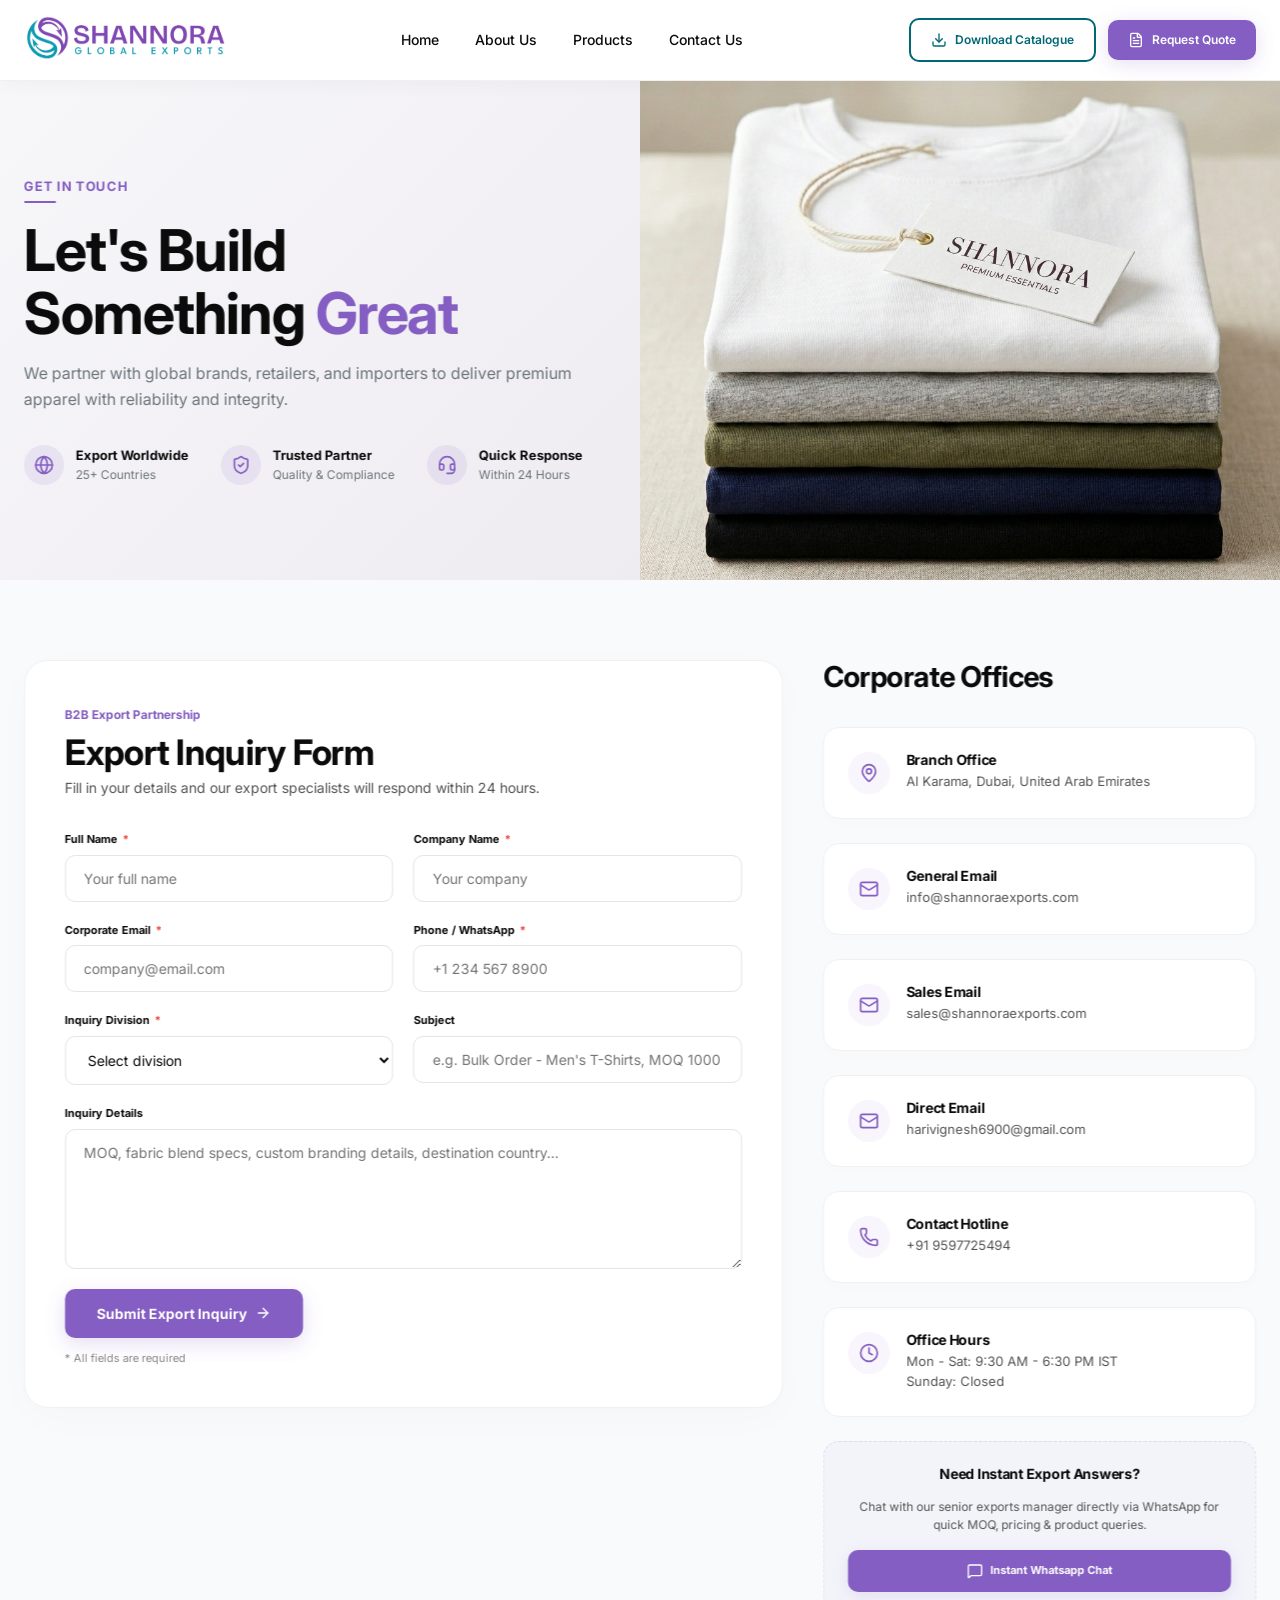
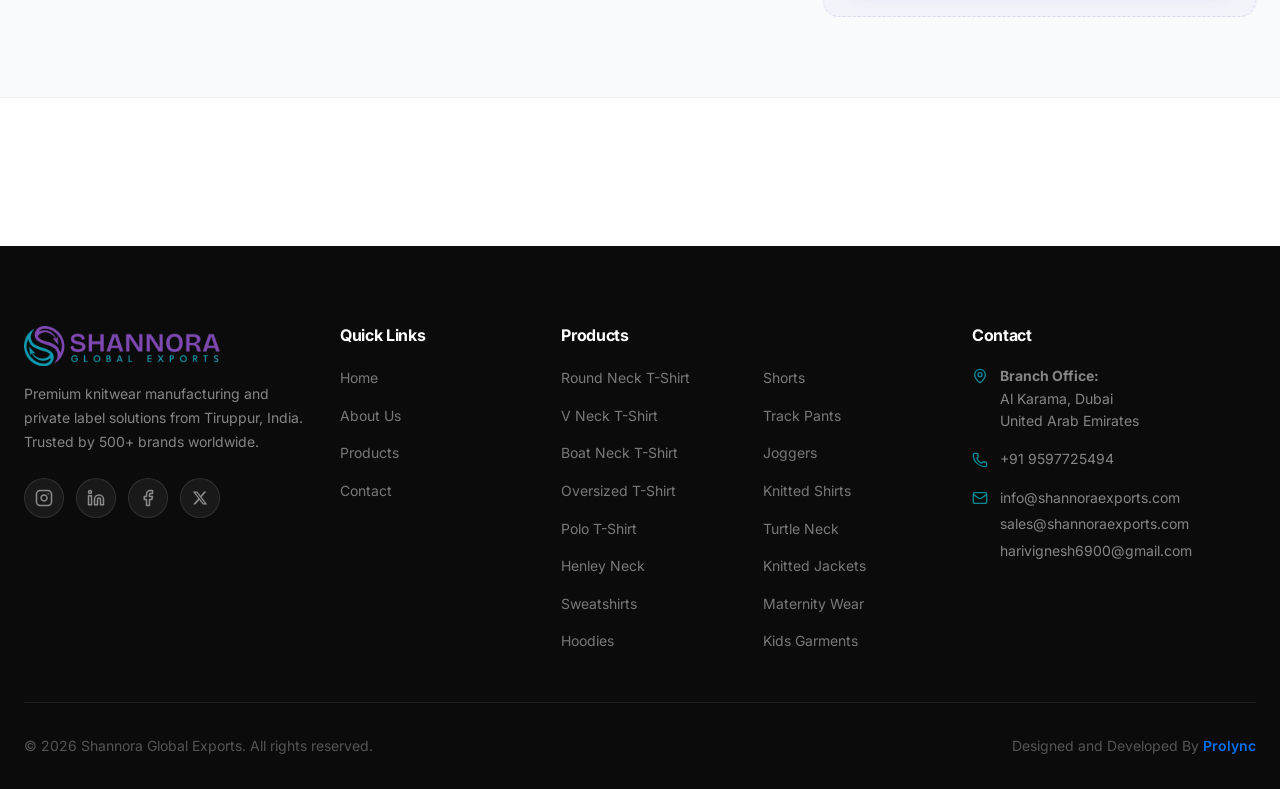
<file: contact.html>
<!DOCTYPE html><html lang="en"><head><meta charSet="utf-8"/><meta name="viewport" content="width=device-width, initial-scale=1"/><link rel="preload" as="image" href="/image/logo-full.png"/><link rel="preload" as="image" href="/image/contact-hero-stack.png"/><link rel="preload" as="image" href="/image/logo-no-bg.png"/><link rel="stylesheet" href="/_next/static/chunks/1d1_uhlqa852o.css" data-precedence="next"/><link rel="stylesheet" href="/_next/static/chunks/2t9otnwcj11gd.css" data-precedence="next"/><link rel="preload" as="script" fetchPriority="low" href="/_next/static/chunks/2k5q65ndqesa4.js"/><script src="/_next/static/chunks/45boty953i0db.js" async=""></script><script src="/_next/static/chunks/24v9lpmn4uhy1.js" async=""></script><script src="/_next/static/chunks/09u69ph968ref.js" async=""></script><script src="/_next/static/chunks/turbopack-2c2ruuclm77ak.js" async=""></script><script src="/_next/static/chunks/3ub-91kke5jfw.js" async=""></script><script src="/_next/static/chunks/1j4kvu0eehon3.js" async=""></script><script src="/_next/static/chunks/3s22ak63vagt0.js" async=""></script><script src="/_next/static/chunks/08_uak2wla311.js" async=""></script><link rel="preload" href="https://fonts.googleapis.com/css2?family=Inter:wght@400;500;600;700&amp;family=Playfair+Display:ital,wght@0,400;0,600;0,700;1,400&amp;display=swap" as="style"/><link rel="preconnect" href="https://fonts.googleapis.com"/><link rel="preconnect" href="https://fonts.gstatic.com" crossorigin="anonymous"/><link rel="icon" href="/image/logo-icon.png" type="image/png"/><title>Shannora Global Exports — Premium Knitwear Manufacturing</title><meta name="description" content="Premium B2B knitwear manufacturing, private label production, and custom apparel solutions from Tiruppur, India. OEM/ODM for global brands, startups, and corporates."/><meta name="keywords" content="knitwear manufacturing, private label apparel, custom t-shirts, wholesale clothing, Tiruppur manufacturer, OEM ODM, apparel export"/><link rel="icon" href="/icon.png?icon.29rzq8yz9xp3f.png" sizes="1013x1024" type="image/png"/><link href="https://fonts.googleapis.com/css2?family=Inter:wght@400;500;600;700&amp;family=Playfair+Display:ital,wght@0,400;0,600;0,700;1,400&amp;display=swap" rel="stylesheet"/><script src="/_next/static/chunks/0cz1d0mv5g_q7.js" noModule=""></script></head><body><div hidden=""><!--$--><!--/$--></div><header class="Navbar-module__fwJngq__navbar " style="transform:translateY(-100px)"><div class="Navbar-module__fwJngq__navContainer"><a class="Navbar-module__fwJngq__logo" href="/"><img alt="Shannora Global Exports" width="200" height="50" decoding="async" data-nimg="1" class="Navbar-module__fwJngq__logoImage" style="color:transparent" src="/image/logo-full.png"/></a><nav class="Navbar-module__fwJngq__desktopNav"><a class="Navbar-module__fwJngq__navLink" href="/">Home</a><a class="Navbar-module__fwJngq__navLink" href="/about">About Us</a><a class="Navbar-module__fwJngq__navLink" href="/products">Products</a><a class="Navbar-module__fwJngq__navLink" href="/contact">Contact Us</a></nav><div class="Navbar-module__fwJngq__navActions"><a class="btn btn-outline btn-sm Navbar-module__fwJngq__catalogueBtn" href="#quote"><svg xmlns="http://www.w3.org/2000/svg" width="16" height="16" viewBox="0 0 24 24" fill="none" stroke="currentColor" stroke-width="2" stroke-linecap="round" stroke-linejoin="round" class="lucide lucide-download" aria-hidden="true"><path d="M12 15V3"></path><path d="M21 15v4a2 2 0 0 1-2 2H5a2 2 0 0 1-2-2v-4"></path><path d="m7 10 5 5 5-5"></path></svg>Download Catalogue</a><a class="btn btn-secondary btn-sm" href="/contact"><svg xmlns="http://www.w3.org/2000/svg" width="16" height="16" viewBox="0 0 24 24" fill="none" stroke="currentColor" stroke-width="2" stroke-linecap="round" stroke-linejoin="round" class="lucide lucide-file-text" aria-hidden="true"><path d="M6 22a2 2 0 0 1-2-2V4a2 2 0 0 1 2-2h8a2.4 2.4 0 0 1 1.704.706l3.588 3.588A2.4 2.4 0 0 1 20 8v12a2 2 0 0 1-2 2z"></path><path d="M14 2v5a1 1 0 0 0 1 1h5"></path><path d="M10 9H8"></path><path d="M16 13H8"></path><path d="M16 17H8"></path></svg>Request Quote</a></div><button class="Navbar-module__fwJngq__mobileToggle" aria-label="Toggle menu"><svg xmlns="http://www.w3.org/2000/svg" width="24" height="24" viewBox="0 0 24 24" fill="none" stroke="currentColor" stroke-width="2" stroke-linecap="round" stroke-linejoin="round" class="lucide lucide-menu" aria-hidden="true"><path d="M4 5h16"></path><path d="M4 12h16"></path><path d="M4 19h16"></path></svg></button></div></header><main class="contact-module__Ejulia__contactPage"><section class="contact-module__Ejulia__heroSection"><div class="container"><div class="contact-module__Ejulia__heroLeftContainer"><div class="contact-module__Ejulia__heroContent" style="will-change:transform, opacity;opacity:0;transform:translateX(40px)"><span class="contact-module__Ejulia__sectionBadge">GET IN TOUCH</span><div class="contact-module__Ejulia__badgeUnderline"></div><h1 class="contact-module__Ejulia__heroTitle">Let&#x27;s Build<br/>Something <span class="contact-module__Ejulia__purpleHighlight">Great</span></h1><p class="contact-module__Ejulia__heroSubheadline">We partner with global brands, retailers, and importers to deliver premium apparel with reliability and integrity.</p><div class="contact-module__Ejulia__heroFeatureGrid"><div class="contact-module__Ejulia__featureItem"><div class="contact-module__Ejulia__featureIconWrap"><svg xmlns="http://www.w3.org/2000/svg" width="20" height="20" viewBox="0 0 24 24" fill="none" stroke="currentColor" stroke-width="2" stroke-linecap="round" stroke-linejoin="round" class="lucide lucide-globe" aria-hidden="true"><circle cx="12" cy="12" r="10"></circle><path d="M12 2a14.5 14.5 0 0 0 0 20 14.5 14.5 0 0 0 0-20"></path><path d="M2 12h20"></path></svg></div><div class="contact-module__Ejulia__featureText"><span class="contact-module__Ejulia__featureTitle">Export Worldwide</span><span class="contact-module__Ejulia__featureDesc">25+ Countries</span></div></div><div class="contact-module__Ejulia__featureItem"><div class="contact-module__Ejulia__featureIconWrap"><svg xmlns="http://www.w3.org/2000/svg" width="20" height="20" viewBox="0 0 24 24" fill="none" stroke="currentColor" stroke-width="2" stroke-linecap="round" stroke-linejoin="round" class="lucide lucide-shield-check" aria-hidden="true"><path d="M20 13c0 5-3.5 7.5-7.66 8.95a1 1 0 0 1-.67-.01C7.5 20.5 4 18 4 13V6a1 1 0 0 1 1-1c2 0 4.5-1.2 6.24-2.72a1.17 1.17 0 0 1 1.52 0C14.51 3.81 17 5 19 5a1 1 0 0 1 1 1z"></path><path d="m9 12 2 2 4-4"></path></svg></div><div class="contact-module__Ejulia__featureText"><span class="contact-module__Ejulia__featureTitle">Trusted Partner</span><span class="contact-module__Ejulia__featureDesc">Quality &amp; Compliance</span></div></div><div class="contact-module__Ejulia__featureItem"><div class="contact-module__Ejulia__featureIconWrap"><svg xmlns="http://www.w3.org/2000/svg" width="20" height="20" viewBox="0 0 24 24" fill="none" stroke="currentColor" stroke-width="2" stroke-linecap="round" stroke-linejoin="round" class="lucide lucide-headset" aria-hidden="true"><path d="M3 11h3a2 2 0 0 1 2 2v3a2 2 0 0 1-2 2H5a2 2 0 0 1-2-2v-5Zm0 0a9 9 0 1 1 18 0m0 0v5a2 2 0 0 1-2 2h-1a2 2 0 0 1-2-2v-3a2 2 0 0 1 2-2h3Z"></path><path d="M21 16v2a4 4 0 0 1-4 4h-5"></path></svg></div><div class="contact-module__Ejulia__featureText"><span class="contact-module__Ejulia__featureTitle">Quick Response</span><span class="contact-module__Ejulia__featureDesc">Within 24 Hours</span></div></div></div></div></div></div><div class="contact-module__Ejulia__heroImageColumn" style="will-change:transform, opacity;opacity:0;transform:translateX(-40px)"><div class="contact-module__Ejulia__heroImageWrap"><img alt="Shannora Premium T-Shirts" width="700" height="500" decoding="async" data-nimg="1" class="contact-module__Ejulia__heroImage" style="color:transparent" src="/image/contact-hero-stack.png"/></div></div></section><section class="contact-module__Ejulia__mainSection"><div class="container"><div class="contact-module__Ejulia__mainGrid"><div class="" style="will-change:transform, opacity;opacity:0;transform:translateX(40px)"><div class="contact-module__Ejulia__formCard"><div class="contact-module__Ejulia__formHeader"><span class="contact-module__Ejulia__formBadge">B2B Export Partnership</span><h2 class="contact-module__Ejulia__formTitle">Export Inquiry Form</h2><p class="contact-module__Ejulia__formTagline">Fill in your details and our export specialists will respond within 24 hours.</p></div><form><div class="contact-module__Ejulia__formRow"><div class="contact-module__Ejulia__formGroup"><label class="contact-module__Ejulia__label">Full Name <span class="contact-module__Ejulia__requiredStar">*</span></label><input type="text" placeholder="Your full name" class="contact-module__Ejulia__input" required="" name="fullName" value=""/></div><div class="contact-module__Ejulia__formGroup"><label class="contact-module__Ejulia__label">Company Name <span class="contact-module__Ejulia__requiredStar">*</span></label><input type="text" placeholder="Your company" class="contact-module__Ejulia__input" required="" name="companyName" value=""/></div></div><div class="contact-module__Ejulia__formRow"><div class="contact-module__Ejulia__formGroup"><label class="contact-module__Ejulia__label">Corporate Email <span class="contact-module__Ejulia__requiredStar">*</span></label><input type="email" placeholder="company@email.com" class="contact-module__Ejulia__input" required="" name="email" value=""/></div><div class="contact-module__Ejulia__formGroup"><label class="contact-module__Ejulia__label">Phone / WhatsApp <span class="contact-module__Ejulia__requiredStar">*</span></label><input type="tel" placeholder="+1 234 567 8900" class="contact-module__Ejulia__input" required="" name="phone" value=""/></div></div><div class="contact-module__Ejulia__formRow"><div class="contact-module__Ejulia__formGroup"><label class="contact-module__Ejulia__label">Inquiry Division <span class="contact-module__Ejulia__requiredStar">*</span></label><select name="division" class="contact-module__Ejulia__select" required=""><option value="" selected="">Select division</option><option value="tshirts">T-Shirts Division</option><option value="polos">Polos Division</option><option value="hoodies">Hoodies &amp; Sweatshirts</option><option value="knitted">Knitted Apparel Shirts</option><option value="fabric">Fabric Sourcing / Blends</option><option value="other">Custom Manufacturing / Brand Label</option></select></div><div class="contact-module__Ejulia__formGroup"><label class="contact-module__Ejulia__label">Subject</label><input type="text" placeholder="e.g. Bulk Order - Men&#x27;s T-Shirts, MOQ 1000 pcs" class="contact-module__Ejulia__input" name="subject" value=""/></div></div><div class="contact-module__Ejulia__formGroupFull"><label class="contact-module__Ejulia__label">Inquiry Details</label><textarea name="details" placeholder="MOQ, fabric blend specs, custom branding details, destination country..." class="contact-module__Ejulia__textarea"></textarea></div><button type="submit" class="contact-module__Ejulia__submitBtn">Submit Export Inquiry <svg xmlns="http://www.w3.org/2000/svg" width="16" height="16" viewBox="0 0 24 24" fill="none" stroke="currentColor" stroke-width="2" stroke-linecap="round" stroke-linejoin="round" class="lucide lucide-arrow-right" aria-hidden="true"><path d="M5 12h14"></path><path d="m12 5 7 7-7 7"></path></svg></button><span class="contact-module__Ejulia__formFooterText">* All fields are required</span></form></div></div><div class="contact-module__Ejulia__officesColumn" style="will-change:transform, opacity;opacity:0;transform:translateX(-40px)"><h3 class="contact-module__Ejulia__officesTitle">Corporate Offices</h3><div class="contact-module__Ejulia__officeCard"><div class="contact-module__Ejulia__officeIconWrap"><svg xmlns="http://www.w3.org/2000/svg" width="20" height="20" viewBox="0 0 24 24" fill="none" stroke="currentColor" stroke-width="2" stroke-linecap="round" stroke-linejoin="round" class="lucide lucide-map-pin" aria-hidden="true"><path d="M20 10c0 4.993-5.539 10.193-7.399 11.799a1 1 0 0 1-1.202 0C9.539 20.193 4 14.993 4 10a8 8 0 0 1 16 0"></path><circle cx="12" cy="10" r="3"></circle></svg></div><div class="contact-module__Ejulia__officeInfo"><h4 class="contact-module__Ejulia__officeName">Branch Office</h4><p class="contact-module__Ejulia__officeDetails">Al Karama, Dubai, United Arab Emirates</p></div></div><div class="contact-module__Ejulia__officeCard"><div class="contact-module__Ejulia__officeIconWrap"><svg xmlns="http://www.w3.org/2000/svg" width="20" height="20" viewBox="0 0 24 24" fill="none" stroke="currentColor" stroke-width="2" stroke-linecap="round" stroke-linejoin="round" class="lucide lucide-mail" aria-hidden="true"><path d="m22 7-8.991 5.727a2 2 0 0 1-2.009 0L2 7"></path><rect x="2" y="4" width="20" height="16" rx="2"></rect></svg></div><div class="contact-module__Ejulia__officeInfo"><h4 class="contact-module__Ejulia__officeName">General Email</h4><a href="mailto:info@shannoraexports.com" class="contact-module__Ejulia__officeLink">info@shannoraexports.com</a></div></div><div class="contact-module__Ejulia__officeCard"><div class="contact-module__Ejulia__officeIconWrap"><svg xmlns="http://www.w3.org/2000/svg" width="20" height="20" viewBox="0 0 24 24" fill="none" stroke="currentColor" stroke-width="2" stroke-linecap="round" stroke-linejoin="round" class="lucide lucide-mail" aria-hidden="true"><path d="m22 7-8.991 5.727a2 2 0 0 1-2.009 0L2 7"></path><rect x="2" y="4" width="20" height="16" rx="2"></rect></svg></div><div class="contact-module__Ejulia__officeInfo"><h4 class="contact-module__Ejulia__officeName">Sales Email</h4><a href="mailto:sales@shannoraexports.com" class="contact-module__Ejulia__officeLink">sales@shannoraexports.com</a></div></div><div class="contact-module__Ejulia__officeCard"><div class="contact-module__Ejulia__officeIconWrap"><svg xmlns="http://www.w3.org/2000/svg" width="20" height="20" viewBox="0 0 24 24" fill="none" stroke="currentColor" stroke-width="2" stroke-linecap="round" stroke-linejoin="round" class="lucide lucide-mail" aria-hidden="true"><path d="m22 7-8.991 5.727a2 2 0 0 1-2.009 0L2 7"></path><rect x="2" y="4" width="20" height="16" rx="2"></rect></svg></div><div class="contact-module__Ejulia__officeInfo"><h4 class="contact-module__Ejulia__officeName">Direct Email</h4><a href="mailto:harivignesh6900@gmail.com" class="contact-module__Ejulia__officeLink">harivignesh6900@gmail.com</a></div></div><div class="contact-module__Ejulia__officeCard"><div class="contact-module__Ejulia__officeIconWrap"><svg xmlns="http://www.w3.org/2000/svg" width="20" height="20" viewBox="0 0 24 24" fill="none" stroke="currentColor" stroke-width="2" stroke-linecap="round" stroke-linejoin="round" class="lucide lucide-phone" aria-hidden="true"><path d="M13.832 16.568a1 1 0 0 0 1.213-.303l.355-.465A2 2 0 0 1 17 15h3a2 2 0 0 1 2 2v3a2 2 0 0 1-2 2A18 18 0 0 1 2 4a2 2 0 0 1 2-2h3a2 2 0 0 1 2 2v3a2 2 0 0 1-.8 1.6l-.468.351a1 1 0 0 0-.292 1.233 14 14 0 0 0 6.392 6.384"></path></svg></div><div class="contact-module__Ejulia__officeInfo"><h4 class="contact-module__Ejulia__officeName">Contact Hotline</h4><a href="tel:+919597725494" class="contact-module__Ejulia__officeLink">+91 9597725494</a></div></div><div class="contact-module__Ejulia__officeCard"><div class="contact-module__Ejulia__officeIconWrap"><svg xmlns="http://www.w3.org/2000/svg" width="20" height="20" viewBox="0 0 24 24" fill="none" stroke="currentColor" stroke-width="2" stroke-linecap="round" stroke-linejoin="round" class="lucide lucide-clock" aria-hidden="true"><circle cx="12" cy="12" r="10"></circle><path d="M12 6v6l4 2"></path></svg></div><div class="contact-module__Ejulia__officeInfo"><h4 class="contact-module__Ejulia__officeName">Office Hours</h4><p class="contact-module__Ejulia__officeDetails">Mon - Sat: 9:30 AM - 6:30 PM IST
Sunday: Closed</p></div></div><div class="contact-module__Ejulia__whatsappBox"><h4 class="contact-module__Ejulia__whatsappTitle">Need Instant Export Answers?</h4><p class="contact-module__Ejulia__whatsappText">Chat with our senior exports manager directly via WhatsApp for quick MOQ, pricing &amp; product queries.</p><a href="https://wa.me/918825590455" target="_blank" rel="noopener noreferrer" class="contact-module__Ejulia__whatsappBtn"><svg xmlns="http://www.w3.org/2000/svg" width="16" height="16" viewBox="0 0 24 24" fill="none" stroke="currentColor" stroke-width="2" stroke-linecap="round" stroke-linejoin="round" class="lucide lucide-message-square" aria-hidden="true"><path d="M22 17a2 2 0 0 1-2 2H6.828a2 2 0 0 0-1.414.586l-2.202 2.202A.71.71 0 0 1 2 21.286V5a2 2 0 0 1 2-2h16a2 2 0 0 1 2 2z"></path></svg>Instant Whatsapp Chat</a></div></div></div></div></section><section class="contact-module__Ejulia__trustBanner"><div class="container"><div class="" style="will-change:transform, opacity;opacity:0;transform:translateY(40px)"><div class="contact-module__Ejulia__trustGrid"><div class="contact-module__Ejulia__trustItem"><div class="contact-module__Ejulia__trustIconWrap"><svg xmlns="http://www.w3.org/2000/svg" width="22" height="22" viewBox="0 0 24 24" fill="none" stroke="currentColor" stroke-width="2" stroke-linecap="round" stroke-linejoin="round" class="lucide lucide-globe" aria-hidden="true"><circle cx="12" cy="12" r="10"></circle><path d="M12 2a14.5 14.5 0 0 0 0 20 14.5 14.5 0 0 0 0-20"></path><path d="M2 12h20"></path></svg></div><div class="contact-module__Ejulia__trustInfo"><h4 class="contact-module__Ejulia__trustTitle">Global Reach</h4><p class="contact-module__Ejulia__trustDesc">Exporting quality T-shirts to 30+ countries.</p></div></div><div class="contact-module__Ejulia__trustItem"><div class="contact-module__Ejulia__trustIconWrap"><svg xmlns="http://www.w3.org/2000/svg" width="22" height="22" viewBox="0 0 24 24" fill="none" stroke="currentColor" stroke-width="2" stroke-linecap="round" stroke-linejoin="round" class="lucide lucide-award" aria-hidden="true"><path d="m15.477 12.89 1.515 8.526a.5.5 0 0 1-.81.47l-3.58-2.687a1 1 0 0 0-1.197 0l-3.586 2.686a.5.5 0 0 1-.81-.469l1.514-8.526"></path><circle cx="12" cy="8" r="6"></circle></svg></div><div class="contact-module__Ejulia__trustInfo"><h4 class="contact-module__Ejulia__trustTitle">Premium Quality</h4><p class="contact-module__Ejulia__trustDesc">High quality fabrics &amp; strict quality control.</p></div></div><div class="contact-module__Ejulia__trustItem"><div class="contact-module__Ejulia__trustIconWrap"><svg xmlns="http://www.w3.org/2000/svg" width="22" height="22" viewBox="0 0 24 24" fill="none" stroke="currentColor" stroke-width="2" stroke-linecap="round" stroke-linejoin="round" class="lucide lucide-truck" aria-hidden="true"><path d="M14 18V6a2 2 0 0 0-2-2H4a2 2 0 0 0-2 2v11a1 1 0 0 0 1 1h2"></path><path d="M15 18H9"></path><path d="M19 18h2a1 1 0 0 0 1-1v-3.65a1 1 0 0 0-.22-.624l-3.48-4.35A1 1 0 0 0 17.52 8H14"></path><circle cx="17" cy="18" r="2"></circle><circle cx="7" cy="18" r="2"></circle></svg></div><div class="contact-module__Ejulia__trustInfo"><h4 class="contact-module__Ejulia__trustTitle">On-Time Delivery</h4><p class="contact-module__Ejulia__trustDesc">Reliable logistics and on-time shipments.</p></div></div><div class="contact-module__Ejulia__trustItem"><div class="contact-module__Ejulia__trustIconWrap"><svg xmlns="http://www.w3.org/2000/svg" width="22" height="22" viewBox="0 0 24 24" fill="none" stroke="currentColor" stroke-width="2" stroke-linecap="round" stroke-linejoin="round" class="lucide lucide-users" aria-hidden="true"><path d="M16 21v-2a4 4 0 0 0-4-4H6a4 4 0 0 0-4 4v2"></path><path d="M16 3.128a4 4 0 0 1 0 7.744"></path><path d="M22 21v-2a4 4 0 0 0-3-3.87"></path><circle cx="9" cy="7" r="4"></circle></svg></div><div class="contact-module__Ejulia__trustInfo"><h4 class="contact-module__Ejulia__trustTitle">Trusted Partnership</h4><p class="contact-module__Ejulia__trustDesc">Building long-term relationships with transparency.</p></div></div></div></div></div></section></main><footer class="Footer-module__aty0Wa__footer"><div class="container"><div class="Footer-module__aty0Wa__grid"><div class="Footer-module__aty0Wa__column"><div class="Footer-module__aty0Wa__logoWrapper"><a href="/"><img alt="Shannora Global Exports" width="200" height="40" decoding="async" data-nimg="1" style="color:transparent;object-fit:contain" src="/image/logo-no-bg.png"/></a></div><p class="Footer-module__aty0Wa__companyDesc">Premium knitwear manufacturing and private label solutions from Tiruppur, India. Trusted by 500+ brands worldwide.</p><div class="Footer-module__aty0Wa__social"><a href="#" class="Footer-module__aty0Wa__socialLink" aria-label="Instagram"><svg width="18" height="18" viewBox="0 0 24 24" fill="none" stroke="currentColor" stroke-width="2" stroke-linecap="round" stroke-linejoin="round"><rect x="2" y="2" width="20" height="20" rx="5" ry="5"></rect><path d="M16 11.37A4 4 0 1 1 12.63 8 4 4 0 0 1 16 11.37z"></path><line x1="17.5" y1="6.5" x2="17.51" y2="6.5"></line></svg></a><a href="#" class="Footer-module__aty0Wa__socialLink" aria-label="LinkedIn"><svg width="18" height="18" viewBox="0 0 24 24" fill="none" stroke="currentColor" stroke-width="2" stroke-linecap="round" stroke-linejoin="round"><path d="M16 8a6 6 0 0 1 6 6v7h-4v-7a2 2 0 0 0-2-2 2 2 0 0 0-2 2v7h-4v-7a6 6 0 0 1 6-6z"></path><rect x="2" y="9" width="4" height="12"></rect><circle cx="4" cy="4" r="2"></circle></svg></a><a href="#" class="Footer-module__aty0Wa__socialLink" aria-label="Facebook"><svg width="18" height="18" viewBox="0 0 24 24" fill="none" stroke="currentColor" stroke-width="2" stroke-linecap="round" stroke-linejoin="round"><path d="M18 2h-3a5 5 0 0 0-5 5v3H7v4h3v8h4v-8h3l1-4h-4V7a1 1 0 0 1 1-1h3z"></path></svg></a><a href="#" class="Footer-module__aty0Wa__socialLink" aria-label="X"><svg width="16" height="16" viewBox="0 0 24 24" fill="currentColor"><path d="M18.244 2.25h3.308l-7.227 8.26 8.502 11.24H16.17l-5.214-6.817L4.99 21.75H1.68l7.73-8.835L1.254 2.25H8.08l4.713 6.231zm-1.161 17.52h1.833L7.084 4.126H5.117z"></path></svg></a></div></div><div class="Footer-module__aty0Wa__column"><h4 class="Footer-module__aty0Wa__columnTitle">Quick Links</h4><ul class="Footer-module__aty0Wa__links"><li><a href="/">Home</a></li><li><a href="/about">About Us</a></li><li><a href="/products">Products</a></li><li><a href="/contact">Contact</a></li></ul></div><div class="Footer-module__aty0Wa__productsColumn"><h4 class="Footer-module__aty0Wa__columnTitle">Products</h4><div class="Footer-module__aty0Wa__productsGrid"><ul class="Footer-module__aty0Wa__links"><li><a href="/products">Round Neck T-Shirt</a></li><li><a href="/products">V Neck T-Shirt</a></li><li><a href="/products">Boat Neck T-Shirt</a></li><li><a href="/products">Oversized T-Shirt</a></li><li><a href="/products">Polo T-Shirt</a></li><li><a href="/products">Henley Neck</a></li><li><a href="/products">Sweatshirts</a></li><li><a href="/products">Hoodies</a></li></ul><ul class="Footer-module__aty0Wa__links"><li><a href="/products">Shorts</a></li><li><a href="/products">Track Pants</a></li><li><a href="/products">Joggers</a></li><li><a href="/products">Knitted Shirts</a></li><li><a href="/products">Turtle Neck</a></li><li><a href="/products">Knitted Jackets</a></li><li><a href="/products">Maternity Wear</a></li><li><a href="/products">Kids Garments</a></li></ul></div></div><div class="Footer-module__aty0Wa__column"><h4 class="Footer-module__aty0Wa__columnTitle">Contact</h4><div class="Footer-module__aty0Wa__contactInfo"><div class="Footer-module__aty0Wa__contactItem" style="align-items:flex-start"><svg xmlns="http://www.w3.org/2000/svg" width="16" height="16" viewBox="0 0 24 24" fill="none" stroke="currentColor" stroke-width="2" stroke-linecap="round" stroke-linejoin="round" class="lucide lucide-map-pin" aria-hidden="true" style="margin-top:3px;flex-shrink:0"><path d="M20 10c0 4.993-5.539 10.193-7.399 11.799a1 1 0 0 1-1.202 0C9.539 20.193 4 14.993 4 10a8 8 0 0 1 16 0"></path><circle cx="12" cy="10" r="3"></circle></svg><span><strong>Branch Office:</strong><br/>Al Karama, Dubai<br/>United Arab Emirates</span></div><div class="Footer-module__aty0Wa__contactItem"><svg xmlns="http://www.w3.org/2000/svg" width="16" height="16" viewBox="0 0 24 24" fill="none" stroke="currentColor" stroke-width="2" stroke-linecap="round" stroke-linejoin="round" class="lucide lucide-phone" aria-hidden="true"><path d="M13.832 16.568a1 1 0 0 0 1.213-.303l.355-.465A2 2 0 0 1 17 15h3a2 2 0 0 1 2 2v3a2 2 0 0 1-2 2A18 18 0 0 1 2 4a2 2 0 0 1 2-2h3a2 2 0 0 1 2 2v3a2 2 0 0 1-.8 1.6l-.468.351a1 1 0 0 0-.292 1.233 14 14 0 0 0 6.392 6.384"></path></svg><a href="tel:+919597725494" class="Footer-module__aty0Wa__contactLink">+91 9597725494</a></div><div class="Footer-module__aty0Wa__contactItem" style="align-items:flex-start"><svg xmlns="http://www.w3.org/2000/svg" width="16" height="16" viewBox="0 0 24 24" fill="none" stroke="currentColor" stroke-width="2" stroke-linecap="round" stroke-linejoin="round" class="lucide lucide-mail" aria-hidden="true" style="margin-top:3px;flex-shrink:0"><path d="m22 7-8.991 5.727a2 2 0 0 1-2.009 0L2 7"></path><rect x="2" y="4" width="20" height="16" rx="2"></rect></svg><div style="display:flex;flex-direction:column;gap:4px"><a href="mailto:info@shannoraexports.com" class="Footer-module__aty0Wa__contactLink">info@shannoraexports.com</a><a href="mailto:sales@shannoraexports.com" class="Footer-module__aty0Wa__contactLink">sales@shannoraexports.com</a><a href="mailto:harivignesh6900@gmail.com" class="Footer-module__aty0Wa__contactLink">harivignesh6900@gmail.com</a></div></div></div></div></div><div class="Footer-module__aty0Wa__bottom"><p class="Footer-module__aty0Wa__copyright">© <!-- -->2026<!-- --> Shannora Global Exports. All rights reserved.</p><p class="Footer-module__aty0Wa__madeIn">Designed and Developed By <a href="https://prolync.in" target="_blank" rel="noopener noreferrer" style="color:#0070f3;text-decoration:none;font-weight:600">Prolync</a></p></div></div></footer><!--$--><!--/$--><script src="/_next/static/chunks/2k5q65ndqesa4.js" id="_R_" async=""></script><script>(self.__next_f=self.__next_f||[]).push([0])</script><script>self.__next_f.push([1,"1:\"$Sreact.fragment\"\n2:I[48849,[\"/_next/static/chunks/3ub-91kke5jfw.js\",\"/_next/static/chunks/1j4kvu0eehon3.js\"],\"default\"]\n3:I[13245,[\"/_next/static/chunks/3ub-91kke5jfw.js\",\"/_next/static/chunks/1j4kvu0eehon3.js\"],\"default\"]\n4:I[86164,[\"/_next/static/chunks/3ub-91kke5jfw.js\",\"/_next/static/chunks/1j4kvu0eehon3.js\"],\"default\"]\n5:I[79885,[\"/_next/static/chunks/3ub-91kke5jfw.js\",\"/_next/static/chunks/1j4kvu0eehon3.js\"],\"ClientPageRoot\"]\n6:I[30856,[\"/_next/static/chunks/3ub-91kke5jfw.js\",\"/_next/static/chunks/1j4kvu0eehon3.js\",\"/_next/static/chunks/3s22ak63vagt0.js\",\"/_next/static/chunks/08_uak2wla311.js\"],\"default\"]\n9:I[51168,[\"/_next/static/chunks/3ub-91kke5jfw.js\",\"/_next/static/chunks/1j4kvu0eehon3.js\"],\"OutletBoundary\"]\na:\"$Sreact.suspense\"\nd:I[51168,[\"/_next/static/chunks/3ub-91kke5jfw.js\",\"/_next/static/chunks/1j4kvu0eehon3.js\"],\"ViewportBoundary\"]\nf:I[51168,[\"/_next/static/chunks/3ub-91kke5jfw.js\",\"/_next/static/chunks/1j4kvu0eehon3.js\"],\"MetadataBoundary\"]\n11:I[77578,[\"/_next/static/chunks/3ub-91kke5jfw.js\",\"/_next/static/chunks/1j4kvu0eehon3.js\"],\"default\",1]\n:HL[\"/_next/static/chunks/1d1_uhlqa852o.css\",\"style\"]\n:HL[\"/_next/static/chunks/2t9otnwcj11gd.css\",\"style\"]\n:HL[\"https://fonts.googleapis.com/css2?family=Inter:wght@400;500;600;700\u0026family=Playfair+Display:ital,wght@0,400;0,600;0,700;1,400\u0026display=swap\",\"style\"]\n"])</script><script>self.__next_f.push([1,"0:{\"P\":null,\"c\":[\"\",\"contact\"],\"q\":\"\",\"i\":false,\"f\":[[[\"\",{\"children\":[\"contact\",{\"children\":[\"__PAGE__\",{}]}]},\"$undefined\",\"$undefined\",16],[[\"$\",\"$1\",\"c\",{\"children\":[[[\"$\",\"link\",\"0\",{\"rel\":\"stylesheet\",\"href\":\"/_next/static/chunks/1d1_uhlqa852o.css\",\"precedence\":\"next\",\"crossOrigin\":\"$undefined\",\"nonce\":\"$undefined\"}],[\"$\",\"script\",\"script-0\",{\"src\":\"/_next/static/chunks/3ub-91kke5jfw.js\",\"async\":true,\"nonce\":\"$undefined\"}],[\"$\",\"script\",\"script-1\",{\"src\":\"/_next/static/chunks/1j4kvu0eehon3.js\",\"async\":true,\"nonce\":\"$undefined\"}]],[\"$\",\"html\",null,{\"lang\":\"en\",\"children\":[[\"$\",\"head\",null,{\"children\":[[\"$\",\"link\",null,{\"rel\":\"preconnect\",\"href\":\"https://fonts.googleapis.com\"}],[\"$\",\"link\",null,{\"rel\":\"preconnect\",\"href\":\"https://fonts.gstatic.com\",\"crossOrigin\":\"anonymous\"}],[\"$\",\"link\",null,{\"href\":\"https://fonts.googleapis.com/css2?family=Inter:wght@400;500;600;700\u0026family=Playfair+Display:ital,wght@0,400;0,600;0,700;1,400\u0026display=swap\",\"rel\":\"stylesheet\"}],[\"$\",\"link\",null,{\"rel\":\"icon\",\"href\":\"/image/logo-icon.png\",\"type\":\"image/png\"}]]}],[\"$\",\"body\",null,{\"children\":[\"$\",\"$L2\",null,{\"children\":[\"$\",\"$L3\",null,{\"parallelRouterKey\":\"children\",\"error\":\"$undefined\",\"errorStyles\":\"$undefined\",\"errorScripts\":\"$undefined\",\"template\":[\"$\",\"$L4\",null,{}],\"templateStyles\":\"$undefined\",\"templateScripts\":\"$undefined\",\"notFound\":[[[\"$\",\"title\",null,{\"children\":\"404: This page could not be found.\"}],[\"$\",\"div\",null,{\"style\":{\"fontFamily\":\"system-ui,\\\"Segoe UI\\\",Roboto,Helvetica,Arial,sans-serif,\\\"Apple Color Emoji\\\",\\\"Segoe UI Emoji\\\"\",\"height\":\"100vh\",\"textAlign\":\"center\",\"display\":\"flex\",\"flexDirection\":\"column\",\"alignItems\":\"center\",\"justifyContent\":\"center\"},\"children\":[\"$\",\"div\",null,{\"children\":[[\"$\",\"style\",null,{\"dangerouslySetInnerHTML\":{\"__html\":\"body{color:#000;background:#fff;margin:0}.next-error-h1{border-right:1px solid rgba(0,0,0,.3)}@media (prefers-color-scheme:dark){body{color:#fff;background:#000}.next-error-h1{border-right:1px solid rgba(255,255,255,.3)}}\"}}],[\"$\",\"h1\",null,{\"className\":\"next-error-h1\",\"style\":{\"display\":\"inline-block\",\"margin\":\"0 20px 0 0\",\"padding\":\"0 23px 0 0\",\"fontSize\":24,\"fontWeight\":500,\"verticalAlign\":\"top\",\"lineHeight\":\"49px\"},\"children\":404}],[\"$\",\"div\",null,{\"style\":{\"display\":\"inline-block\"},\"children\":[\"$\",\"h2\",null,{\"style\":{\"fontSize\":14,\"fontWeight\":400,\"lineHeight\":\"49px\",\"margin\":0},\"children\":\"This page could not be found.\"}]}]]}]}]],[]],\"forbidden\":\"$undefined\",\"unauthorized\":\"$undefined\"}]}]}]]}]]}],{\"children\":[[\"$\",\"$1\",\"c\",{\"children\":[null,[\"$\",\"$L3\",null,{\"parallelRouterKey\":\"children\",\"error\":\"$undefined\",\"errorStyles\":\"$undefined\",\"errorScripts\":\"$undefined\",\"template\":[\"$\",\"$L4\",null,{}],\"templateStyles\":\"$undefined\",\"templateScripts\":\"$undefined\",\"notFound\":\"$undefined\",\"forbidden\":\"$undefined\",\"unauthorized\":\"$undefined\"}]]}],{\"children\":[[\"$\",\"$1\",\"c\",{\"children\":[[\"$\",\"$L5\",null,{\"Component\":\"$6\",\"serverProvidedParams\":{\"searchParams\":{},\"params\":{},\"promises\":[\"$@7\",\"$@8\"]}}],[[\"$\",\"link\",\"0\",{\"rel\":\"stylesheet\",\"href\":\"/_next/static/chunks/2t9otnwcj11gd.css\",\"precedence\":\"next\",\"crossOrigin\":\"$undefined\",\"nonce\":\"$undefined\"}],[\"$\",\"script\",\"script-0\",{\"src\":\"/_next/static/chunks/3s22ak63vagt0.js\",\"async\":true,\"nonce\":\"$undefined\"}],[\"$\",\"script\",\"script-1\",{\"src\":\"/_next/static/chunks/08_uak2wla311.js\",\"async\":true,\"nonce\":\"$undefined\"}]],[\"$\",\"$L9\",null,{\"children\":[\"$\",\"$a\",null,{\"name\":\"Next.MetadataOutlet\",\"children\":\"$@b\"}]}]]}],{},null,false,null]},null,false,\"$@c\"]},null,false,null],[\"$\",\"$1\",\"h\",{\"children\":[null,[\"$\",\"$Ld\",null,{\"children\":\"$Le\"}],[\"$\",\"div\",null,{\"hidden\":true,\"children\":[\"$\",\"$Lf\",null,{\"children\":[\"$\",\"$a\",null,{\"name\":\"Next.Metadata\",\"children\":\"$L10\"}]}]}],null]}],false]],\"m\":\"$undefined\",\"G\":[\"$11\",[[\"$\",\"link\",\"0\",{\"rel\":\"stylesheet\",\"href\":\"/_next/static/chunks/1d1_uhlqa852o.css\",\"precedence\":\"next\",\"crossOrigin\":\"$undefined\",\"nonce\":\"$undefined\"}]]],\"S\":true,\"h\":null,\"s\":\"$undefined\",\"l\":\"$undefined\",\"p\":\"$undefined\",\"d\":\"$undefined\",\"b\":\"oBvYMYrQeFHUMj4rdqeHw\"}\n"])</script><script>self.__next_f.push([1,"12:[]\nc:\"$W12\"\n7:{}\n8:\"$0:f:0:1:1:children:1:children:0:props:children:0:props:serverProvidedParams:params\"\n"])</script><script>self.__next_f.push([1,"e:[[\"$\",\"meta\",\"0\",{\"charSet\":\"utf-8\"}],[\"$\",\"meta\",\"1\",{\"name\":\"viewport\",\"content\":\"width=device-width, initial-scale=1\"}]]\n"])</script><script>self.__next_f.push([1,"13:I[24105,[\"/_next/static/chunks/3ub-91kke5jfw.js\",\"/_next/static/chunks/1j4kvu0eehon3.js\"],\"IconMark\"]\nb:null\n10:[[\"$\",\"title\",\"0\",{\"children\":\"Shannora Global Exports — Premium Knitwear Manufacturing\"}],[\"$\",\"meta\",\"1\",{\"name\":\"description\",\"content\":\"Premium B2B knitwear manufacturing, private label production, and custom apparel solutions from Tiruppur, India. OEM/ODM for global brands, startups, and corporates.\"}],[\"$\",\"meta\",\"2\",{\"name\":\"keywords\",\"content\":\"knitwear manufacturing, private label apparel, custom t-shirts, wholesale clothing, Tiruppur manufacturer, OEM ODM, apparel export\"}],[\"$\",\"link\",\"3\",{\"rel\":\"icon\",\"href\":\"/icon.png?icon.29rzq8yz9xp3f.png\",\"sizes\":\"1013x1024\",\"type\":\"image/png\"}],[\"$\",\"$L13\",\"4\",{}]]\n"])</script></body></html>
</file>
<file: _next/static/chunks/1d1_uhlqa852o.css>
@import "https://fonts.googleapis.com/css2?family=Bebas+Neue&family=Inter:wght@300;400;500;600;700;800&family=Oswald:wght@400;500;600;700&display=swap";
:root{--color-teal:#006874;--color-teal-light:#0a8a99;--color-teal-dark:#004d56;--color-purple:#845ec2;--color-purple-light:#9b7ad0;--color-purple-dark:#6b45a8;--color-bg:#fafafa;--color-dark:#0b0b0b;--color-dark-card:#141414;--color-dark-surface:#1a1a1a;--color-text:#111;--color-text-secondary:#555;--color-text-light:#888;--color-white:#fff;--color-border:#e5e5e5;--color-border-light:#f0f0f0;--gradient-hero:linear-gradient(135deg, #006874 0%, #004d56 40%, #2d1854 100%);--gradient-teal:linear-gradient(135deg, #006874 0%, #0a8a99 100%);--gradient-purple:linear-gradient(135deg, #845ec2 0%, #6b45a8 100%);--gradient-brand:linear-gradient(135deg, #006874 0%, #845ec2 100%);--gradient-dark:linear-gradient(180deg, #0b0b0b 0%, #1a1a2e 100%);--font-heading:"Inter", sans-serif;--font-body:"Inter", -apple-system, BlinkMacSystemFont, sans-serif;--font-serif:"Playfair Display", serif;--text-xs:.75rem;--text-sm:.875rem;--text-base:1rem;--text-lg:1.125rem;--text-xl:1.25rem;--text-2xl:1.5rem;--text-3xl:1.875rem;--text-4xl:2.25rem;--text-5xl:3rem;--text-6xl:3.75rem;--text-7xl:4.5rem;--text-8xl:6rem;--text-hero:clamp(3rem, 6vw, 5.5rem);--space-1:.25rem;--space-2:.5rem;--space-3:.75rem;--space-4:1rem;--space-5:1.25rem;--space-6:1.5rem;--space-8:2rem;--space-10:2.5rem;--space-12:3rem;--space-16:4rem;--space-20:5rem;--space-24:6rem;--space-32:8rem;--section-padding:clamp(4rem, 8vw, 8rem);--radius-sm:6px;--radius-md:10px;--radius-lg:16px;--radius-xl:24px;--radius-2xl:32px;--radius-full:9999px;--shadow-sm:0 1px 3px #0000000f;--shadow-md:0 4px 12px #00000014;--shadow-lg:0 8px 30px #0000001a;--shadow-xl:0 20px 60px #0000001f;--shadow-card:0 2px 20px #0000000f;--shadow-card-hover:0 8px 40px #0000001f;--shadow-teal:0 4px 20px #00687433;--shadow-purple:0 4px 20px #845ec233;--transition-fast:.15s ease;--transition-base:.3s ease;--transition-slow:.5s cubic-bezier(.16, 1, .3, 1);--transition-spring:.6s cubic-bezier(.34, 1.56, .64, 1);--z-dropdown:100;--z-sticky:200;--z-fixed:300;--z-overlay:400;--z-modal:500;--container-max:1560px;--container-wide:1650px;--navbar-height:80px}*,:before,:after{box-sizing:border-box;margin:0;padding:0}html{scroll-behavior:smooth;-webkit-font-smoothing:antialiased;-moz-osx-font-smoothing:grayscale}body{font-family:var(--font-body);font-size:var(--text-base);color:var(--color-text);background-color:var(--color-bg);margin:0;padding:0;line-height:1.6;overflow-x:hidden}img{max-width:100%;height:auto;display:block}a{color:inherit;text-decoration:none}button{font-family:var(--font-body);cursor:pointer;background:0 0;border:none;outline:none}ul,ol{list-style:none}h1,h2,h3,h4,h5,h6,.headline,.title{letter-spacing:-.02em;font-weight:700;line-height:1.2}.container{width:100%;max-width:var(--container-max);padding:0 var(--space-6);margin:0 auto}.container-wide{width:100%;max-width:var(--container-wide);padding:0 var(--space-6);margin:0 auto}.section{padding:var(--section-padding) 0}.section-dark{background:var(--color-dark);color:var(--color-white)}.section-teal{background:var(--gradient-hero);color:var(--color-white)}.heading-xl{font-family:var(--font-heading);font-size:var(--text-hero);line-height:1}.heading-lg{font-family:var(--font-heading);font-size:clamp(2rem,4vw,3.5rem);line-height:1.1}.heading-md{font-family:var(--font-heading);font-size:clamp(1.5rem,3vw,2.5rem);line-height:1.15}.heading-sm{font-family:var(--font-heading);font-size:var(--text-2xl);line-height:1.2}.text-gradient{background:var(--gradient-brand);-webkit-text-fill-color:transparent;-webkit-background-clip:text;background-clip:text}.section-header{margin-bottom:var(--space-12)}.section-header .section-label{font-family:var(--font-heading);font-size:var(--text-lg);color:var(--color-teal);margin-bottom:var(--space-3);display:block}.section-header .section-title{font-family:var(--font-heading);font-size:clamp(2rem,4vw,3.5rem);line-height:1.1}.section-header .section-title .highlight{color:var(--color-teal)}.section-header .section-subtitle{font-size:var(--text-lg);color:var(--color-text-secondary);margin-top:var(--space-4);max-width:600px;line-height:1.7}.btn{align-items:center;gap:var(--space-2);border-radius:var(--radius-md);font-weight:600;font-size:var(--text-sm);transition:all var(--transition-base);white-space:nowrap;padding:14px 28px;display:inline-flex;position:relative;overflow:hidden}.btn-primary{background:var(--color-teal);color:var(--color-white);box-shadow:var(--shadow-teal)}.btn-primary:hover{background:var(--color-teal-dark);transform:translateY(-2px);box-shadow:0 6px 30px #0068744d}.btn-secondary{background:var(--color-purple);color:var(--color-white);box-shadow:var(--shadow-purple)}.btn-secondary:hover{background:var(--color-purple-dark);transform:translateY(-2px);box-shadow:0 6px 30px #845ec24d}.btn-outline{color:var(--color-teal);border:2px solid var(--color-teal);background:0 0}.btn-outline:hover{background:var(--color-teal);color:var(--color-white);transform:translateY(-2px)}.btn-outline-white{color:var(--color-white);background:0 0;border:2px solid #fff6}.btn-outline-white:hover{background:var(--color-white);color:var(--color-dark)}.btn-outline-purple{border:1px solid var(--color-purple);color:var(--color-purple);background:0 0}.btn-outline-purple:hover{border-color:var(--color-purple);color:var(--color-purple);background:#845ec20d}.btn-sm{font-size:var(--text-xs);padding:10px 20px}.btn-lg{font-size:var(--text-base);padding:18px 36px}.btn-icon{border-radius:var(--radius-full);justify-content:center;align-items:center;width:44px;height:44px;padding:0;display:inline-flex}.glass-card{-webkit-backdrop-filter:blur(20px);border-radius:var(--radius-lg);background:#ffffff14;border:1px solid #ffffff1f}.glass-card-dark{-webkit-backdrop-filter:blur(16px);border-radius:var(--radius-lg);background:#ffffff0d;border:1px solid #ffffff14}.product-card{background:var(--color-white);border-radius:var(--radius-lg);box-shadow:var(--shadow-card);transition:all var(--transition-slow);cursor:pointer;overflow:hidden}.product-card:hover{box-shadow:var(--shadow-card-hover);transform:translateY(-8px)}.product-card .card-image{aspect-ratio:1;background:#f5f5f5;width:100%;overflow:hidden}.product-card .card-image img{object-fit:cover;width:100%;height:100%;transition:transform var(--transition-slow)}.product-card:hover .card-image img{transform:scale(1.08)}.product-card .card-body{padding:var(--space-5)}.product-card .card-title{font-family:var(--font-heading);font-size:var(--text-xl);margin-bottom:var(--space-2)}.product-card .card-text{font-size:var(--text-sm);color:var(--color-text-secondary);line-height:1.5}@keyframes float{0%,to{transform:translateY(0)}50%{transform:translateY(-20px)}}@keyframes floatSlow{0%,to{transform:translateY(0)rotate(0)}50%{transform:translateY(-12px)rotate(1deg)}}@keyframes marquee{0%{transform:translate(0)}to{transform:translate(-50%)}}@keyframes fadeUp{0%{opacity:0;transform:translateY(30px)}to{opacity:1;transform:translateY(0)}}@keyframes fadeIn{0%{opacity:0}to{opacity:1}}@keyframes pulse{0%,to{opacity:1;transform:scale(1)}50%{opacity:.8;transform:scale(1.05)}}@keyframes shimmer{0%{background-position:-200%}to{background-position:200%}}@keyframes scaleIn{0%{opacity:0;transform:scale(.9)}to{opacity:1;transform:scale(1)}}@keyframes slideInLeft{0%{opacity:0;transform:translate(-40px)}to{opacity:1;transform:translate(0)}}@keyframes slideInRight{0%{opacity:0;transform:translate(40px)}to{opacity:1;transform:translate(0)}}@keyframes gradientShift{0%{background-position:0%}50%{background-position:100%}to{background-position:0%}}@keyframes iconFloat{0%,to{transform:translateY(0)scale(1)}50%{transform:translateY(-6px)scale(1.05)}}::-webkit-scrollbar{width:8px}::-webkit-scrollbar-track{background:var(--color-bg)}::-webkit-scrollbar-thumb{background:var(--color-teal);border-radius:var(--radius-full)}::-webkit-scrollbar-thumb:hover{background:var(--color-teal-dark)}::selection{background:var(--color-teal);color:var(--color-white)}@media (max-width:1200px){:root{--navbar-height:70px}}@media (max-width:992px){:root{--section-padding:clamp(3rem, 6vw, 5rem)}}@media (max-width:768px){:root{--section-padding:clamp(2.5rem, 5vw, 4rem)}.container{padding:0 var(--space-4)}}@media (max-width:576px){.container{padding:0 var(--space-4)}}
</file>
<file: _next/static/chunks/2t9otnwcj11gd.css>
.Navbar-module__fwJngq__navbar{z-index:var(--z-sticky);padding:0 var(--space-6);transition:all var(--transition-base);background:var(--color-white);border-bottom:1px solid var(--color-border-light);position:fixed;top:0;left:0;right:0;box-shadow:0 2px 20px #0000000a}.Navbar-module__fwJngq__navbar.Navbar-module__fwJngq__scrolled{background:var(--color-white);border-bottom:1px solid var(--color-border-light);box-shadow:0 2px 20px #00000014}.Navbar-module__fwJngq__navContainer{max-width:var(--container-wide);height:var(--navbar-height);justify-content:space-between;align-items:center;margin:0 auto;display:flex}.Navbar-module__fwJngq__logo{flex-shrink:0;align-items:center;display:flex}.Navbar-module__fwJngq__logoImage{object-fit:contain;width:auto;height:56px}.Navbar-module__fwJngq__desktopNav{align-items:center;gap:var(--space-1);display:flex}.Navbar-module__fwJngq__navLink{padding:var(--space-2) var(--space-4);font-size:var(--text-sm);color:var(--color-dark);border-radius:var(--radius-sm);transition:all var(--transition-fast);white-space:nowrap;align-items:center;gap:4px;font-weight:500;display:flex}.Navbar-module__fwJngq__scrolled .Navbar-module__fwJngq__navLink{color:var(--color-text)}.Navbar-module__fwJngq__navLink:hover{color:var(--color-teal);background:#0068740f}.Navbar-module__fwJngq__chevron{opacity:.5;transition:transform var(--transition-fast)}.Navbar-module__fwJngq__navLink:hover .Navbar-module__fwJngq__chevron{opacity:1;transform:rotate(180deg)}.Navbar-module__fwJngq__navActions{align-items:center;gap:var(--space-3);display:flex}.Navbar-module__fwJngq__catalogueBtn,.Navbar-module__fwJngq__scrolled .Navbar-module__fwJngq__catalogueBtn,.Navbar-module__fwJngq__navbar:not(.Navbar-module__fwJngq__scrolled) .Navbar-module__fwJngq__catalogueBtn{border-color:var(--color-teal)!important;color:var(--color-teal)!important}.Navbar-module__fwJngq__navbar:not(.Navbar-module__fwJngq__scrolled) .Navbar-module__fwJngq__catalogueBtn:hover{background:var(--color-teal)!important;color:var(--color-white)!important;border-color:var(--color-teal)!important}.Navbar-module__fwJngq__mobileToggle{color:var(--color-dark);padding:var(--space-2);display:none}.Navbar-module__fwJngq__scrolled .Navbar-module__fwJngq__mobileToggle{color:var(--color-text)}.Navbar-module__fwJngq__overlay{z-index:var(--z-overlay);-webkit-backdrop-filter:blur(4px);backdrop-filter:blur(4px);background:#00000080;position:fixed;inset:0}.Navbar-module__fwJngq__mobileDrawer{background:var(--color-white);width:320px;max-width:85vw;z-index:var(--z-modal);padding:var(--space-6);flex-direction:column;display:flex;position:fixed;top:0;bottom:0;right:0;box-shadow:-10px 0 40px #00000026}.Navbar-module__fwJngq__drawerHeader{padding-bottom:var(--space-6);border-bottom:1px solid var(--color-border);margin-bottom:var(--space-6);justify-content:space-between;align-items:center;display:flex}.Navbar-module__fwJngq__drawerHeader button{color:var(--color-text);padding:var(--space-2)}.Navbar-module__fwJngq__drawerNav{gap:var(--space-1);flex-direction:column;flex:1;display:flex}.Navbar-module__fwJngq__drawerLink{padding:var(--space-3) var(--space-4);font-size:var(--text-lg);color:var(--color-text);border-radius:var(--radius-md);transition:all var(--transition-fast);font-weight:500}.Navbar-module__fwJngq__drawerLink:hover{color:var(--color-teal);background:#0068740f}.Navbar-module__fwJngq__drawerActions{gap:var(--space-3);padding-top:var(--space-6);border-top:1px solid var(--color-border);flex-direction:column;display:flex}@media (max-width:1100px){.Navbar-module__fwJngq__desktopNav,.Navbar-module__fwJngq__navActions{display:none}.Navbar-module__fwJngq__mobileToggle{display:flex}}
.Footer-module__aty0Wa__footer{background:var(--color-dark);color:var(--color-white);padding:var(--space-20) 0 var(--space-8)}.Footer-module__aty0Wa__grid{gap:var(--space-8);padding-bottom:var(--space-12);border-bottom:1px solid #ffffff14;grid-template-columns:1.5fr 1fr 2fr 1.5fr;display:grid}.Footer-module__aty0Wa__column{flex-direction:column;display:flex}.Footer-module__aty0Wa__logoWrapper{margin-bottom:var(--space-4);flex-direction:column;display:flex}.Footer-module__aty0Wa__textLogo{font-family:var(--font-heading);color:var(--color-purple);text-transform:lowercase;transition:color var(--transition-base);margin-bottom:0;font-size:clamp(2rem,3.5vw,2.8rem);font-weight:700;line-height:1.1;display:inline-block}.Footer-module__aty0Wa__textLogo:hover{color:var(--color-teal-light)}.Footer-module__aty0Wa__logoTagline{color:var(--color-teal-light);font-size:var(--text-xs);transition:color var(--transition-base);margin-top:2px;font-weight:600}.Footer-module__aty0Wa__logoWrapper:hover .Footer-module__aty0Wa__logoTagline{color:var(--color-purple-light)}.Footer-module__aty0Wa__companyDesc{font-size:var(--text-sm);color:#ffffff80;margin-bottom:var(--space-6);max-width:280px;line-height:1.7}.Footer-module__aty0Wa__social{gap:var(--space-3);display:flex}.Footer-module__aty0Wa__socialLink{border-radius:var(--radius-full);color:#ffffff80;width:40px;height:40px;transition:all var(--transition-base);background:#ffffff0f;border:1px solid #ffffff1a;justify-content:center;align-items:center;display:flex}.Footer-module__aty0Wa__socialLink:hover{background:var(--color-teal);border-color:var(--color-teal);color:var(--color-white)}.Footer-module__aty0Wa__columnTitle{font-family:var(--font-heading);font-size:var(--text-base);margin-bottom:var(--space-5);color:var(--color-white)}.Footer-module__aty0Wa__links{gap:var(--space-3);flex-direction:column;display:flex}.Footer-module__aty0Wa__links a{font-size:var(--text-sm);color:#ffffff73;transition:all var(--transition-fast)}.Footer-module__aty0Wa__links a:hover{color:var(--color-teal-light);padding-left:4px}.Footer-module__aty0Wa__contactInfo{gap:var(--space-4);flex-direction:column;display:flex}.Footer-module__aty0Wa__contactItem{align-items:center;gap:var(--space-3);font-size:var(--text-sm);color:#ffffff80;display:flex}.Footer-module__aty0Wa__contactItem svg{color:var(--color-teal-light);flex-shrink:0}.Footer-module__aty0Wa__productsColumn{flex-direction:column;display:flex}.Footer-module__aty0Wa__productsGrid{gap:var(--space-6);grid-template-columns:1fr 1fr;display:grid}.Footer-module__aty0Wa__contactLink{color:#ffffff80;transition:color var(--transition-fast);text-decoration:none}.Footer-module__aty0Wa__contactLink:hover{color:var(--color-teal-light)}.Footer-module__aty0Wa__bottom{padding-top:var(--space-8);justify-content:space-between;align-items:center;display:flex}.Footer-module__aty0Wa__copyright,.Footer-module__aty0Wa__madeIn{font-size:var(--text-sm);color:#ffffff4d}@media (max-width:992px){.Footer-module__aty0Wa__grid{gap:var(--space-10);grid-template-columns:1fr 1fr}.Footer-module__aty0Wa__productsColumn{grid-column:span 2}}@media (max-width:576px){.Footer-module__aty0Wa__grid{gap:var(--space-8);grid-template-columns:1fr}.Footer-module__aty0Wa__productsColumn{grid-column:span 1}.Footer-module__aty0Wa__productsGrid{gap:var(--space-3);grid-template-columns:1fr}.Footer-module__aty0Wa__bottom{gap:var(--space-3);text-align:center;flex-direction:column}}
.Hero-module__3Qt29q__hero{background:#f2ece4;flex-direction:column;min-height:auto;padding-bottom:80px;display:flex;position:relative}.Hero-module__3Qt29q__heroContainer{max-width:var(--container-wide);padding:calc(var(--navbar-height) + 60px) var(--space-6) 0 clamp(var(--space-12), 8vw, var(--space-20));gap:var(--space-4);z-index:1;flex:1;grid-template-columns:1fr 1fr;align-items:center;width:100%;margin:0 auto;display:grid;position:relative}.Hero-module__3Qt29q__heroContent{gap:var(--space-6);padding-right:var(--space-8);padding-bottom:var(--space-16);flex-direction:column;display:flex}.Hero-module__3Qt29q__badge{font-family:var(--font-body);color:#006874;letter-spacing:.05em;font-size:11px;font-weight:700;display:inline-block}.Hero-module__3Qt29q__headline{font-family:var(--font-serif);color:#212529;margin:0;font-size:clamp(3rem,5vw,4.5rem);line-height:1.1}.Hero-module__3Qt29q__headlineAccent{color:#006874;font-style:normal}.Hero-module__3Qt29q__heroDesc{color:#6c757d;max-width:90%;margin:0;font-size:16px;line-height:1.6}.Hero-module__3Qt29q__highlightsGrid{gap:var(--space-4);margin-top:var(--space-2);grid-template-columns:1fr 1fr;display:grid}.Hero-module__3Qt29q__highlightItem{align-items:center;gap:var(--space-2);color:#495057;font-size:13px;font-weight:500;display:flex}.Hero-module__3Qt29q__highlightIcon{color:#006874;justify-content:center;align-items:center;display:flex}.Hero-module__3Qt29q__heroCtas{gap:var(--space-4);margin-top:var(--space-4);display:flex}.Hero-module__3Qt29q__heroImageWrapper{align-items:flex-end;width:100%;height:100%;min-height:500px;display:flex;position:relative}.Hero-module__3Qt29q__heroImage{object-fit:cover;object-position:center top;mix-blend-mode:multiply}.Hero-module__3Qt29q__trustBanner{z-index:10;padding:0 var(--space-6);justify-content:center;display:flex;position:absolute;bottom:0;left:0;right:0;transform:translateY(50%)}.Hero-module__3Qt29q__trustBannerCard{background:var(--color-white);border-radius:var(--radius-xl);padding:var(--space-6) var(--space-8);width:100%;max-width:1100px;box-shadow:0 10px 40px #0000000f}.Hero-module__3Qt29q__statsContainer{justify-content:space-between;align-items:center;gap:var(--space-6);flex-wrap:wrap;display:flex}.Hero-module__3Qt29q__statBox{align-items:center;gap:var(--space-3);display:flex}.Hero-module__3Qt29q__statIcon{color:#006874}.Hero-module__3Qt29q__statText{flex-direction:column;display:flex}.Hero-module__3Qt29q__statValue{font-family:var(--font-heading);color:#212529;margin:0;font-size:20px;font-weight:700}.Hero-module__3Qt29q__statLabel{color:#6c757d;margin:0;font-size:12px}@media (max-width:992px){.Hero-module__3Qt29q__heroContainer{padding-top:calc(var(--navbar-height) + 30px);grid-template-columns:1fr}.Hero-module__3Qt29q__heroImageWrapper{height:400px}.Hero-module__3Qt29q__trustBanner{padding:var(--space-6);background:#f9f6f0;position:relative;transform:none}.Hero-module__3Qt29q__heroContainer{gap:var(--space-8);padding:calc(var(--navbar-height) + 20px) var(--space-4) 0 var(--space-4);grid-template-columns:1fr}.Hero-module__3Qt29q__heroContent{padding-right:0;padding-bottom:var(--space-4)}.Hero-module__3Qt29q__highlightsGrid{gap:var(--space-3);grid-template-columns:1fr}.Hero-module__3Qt29q__heroCtas{flex-direction:column;width:100%}.Hero-module__3Qt29q__heroCtas>button,.Hero-module__3Qt29q__heroCtas>a{justify-content:center;width:100%}.Hero-module__3Qt29q__heroImageColumn{width:100%;min-height:450px;display:block;position:relative}}@media (max-width:768px){.Hero-module__3Qt29q__hero{padding-bottom:var(--space-10)}.Hero-module__3Qt29q__trustBanner{padding:0 var(--space-4)}.Hero-module__3Qt29q__trustBannerCard{padding:var(--space-4)}.Hero-module__3Qt29q__statsContainer{gap:var(--space-4);grid-template-columns:1fr 1fr;display:grid}}
.ProductCategories-module__lvKazq__section{padding-top:var(--space-20)!important}.ProductCategories-module__lvKazq__headerCentered{text-align:center;max-width:680px;margin:0 auto var(--space-10) auto;flex-direction:column;align-items:center;display:flex}.ProductCategories-module__lvKazq__gridContainer{width:100%;margin-bottom:var(--space-8)}.ProductCategories-module__lvKazq__title{font-family:var(--font-heading);font-size:clamp(2.2rem,4vw,3.5rem);line-height:1.05}.ProductCategories-module__lvKazq__titleHighlight{color:var(--color-teal)}.ProductCategories-module__lvKazq__subtitle{font-size:var(--text-base);color:var(--color-text-secondary);margin-top:var(--space-4);line-height:1.7}.ProductCategories-module__lvKazq__unifiedGrid{gap:var(--space-6);grid-template-columns:repeat(4,1fr);display:grid}.ProductCategories-module__lvKazq__ctaWrapper{margin-top:var(--space-8);justify-content:center;display:flex}.ProductCategories-module__lvKazq__card{background:var(--color-white);border-radius:var(--radius-md);border:1px solid var(--color-border-light);box-shadow:var(--shadow-sm);transition:all var(--transition-base);cursor:pointer;overflow:hidden}.ProductCategories-module__lvKazq__card:hover{box-shadow:var(--shadow-md);transform:translateY(-4px)}.ProductCategories-module__lvKazq__cardImage{aspect-ratio:.9;background:#fff;position:relative;overflow:hidden}.ProductCategories-module__lvKazq__cardImg{object-fit:cover;width:100%;height:100%;transition:transform var(--transition-slow)}.ProductCategories-module__lvKazq__card:hover .ProductCategories-module__lvKazq__cardImg{transform:scale(1.06)}.ProductCategories-module__lvKazq__cardOverlay{padding:var(--space-2);justify-content:flex-end;align-items:center;gap:var(--space-2);opacity:0;transition:opacity var(--transition-base);background:linear-gradient(#0000 0%,#0068744d 40%,#006874e6 100%);flex-direction:column;display:flex;position:absolute;inset:0}.ProductCategories-module__lvKazq__card:hover .ProductCategories-module__lvKazq__cardOverlay{opacity:1}.ProductCategories-module__lvKazq__cardSpecs{color:#fffffff2;text-align:center;font-size:8px;line-height:1.3}.ProductCategories-module__lvKazq__cardBody{background:var(--color-white);border-top:1px solid var(--color-border-light);justify-content:center;align-items:center;padding:10px 4px;display:flex}.ProductCategories-module__lvKazq__cardTitle{font-family:var(--font-body);color:var(--color-dark);white-space:nowrap;margin:0;font-size:11px;font-weight:600}@media (max-width:1300px){.ProductCategories-module__lvKazq__unifiedGrid{grid-template-columns:repeat(4,1fr)}}@media (max-width:1100px){.ProductCategories-module__lvKazq__unifiedGrid{gap:var(--space-4);grid-template-columns:repeat(3,1fr)}}@media (max-width:768px){.ProductCategories-module__lvKazq__unifiedGrid{gap:var(--space-4);grid-template-columns:repeat(2,1fr)}}@media (max-width:480px){.ProductCategories-module__lvKazq__unifiedGrid{gap:var(--space-3);grid-template-columns:repeat(2,1fr)}.ProductCategories-module__lvKazq__cardTitle{font-size:10px}}
.FabricExplorer-module__1exDOq__section{padding:var(--section-padding) 0;color:var(--color-white);background:#0b0b0b;overflow:hidden}.FabricExplorer-module__1exDOq__splitLayout{gap:var(--space-16);grid-template-columns:350px 1fr;align-items:start;display:grid}.FabricExplorer-module__1exDOq__leftContent{flex-direction:column;display:flex;position:sticky;top:120px}.FabricExplorer-module__1exDOq__title{font-family:var(--font-heading);color:var(--color-white);font-size:clamp(2rem,4vw,3rem)}.FabricExplorer-module__1exDOq__subtitle{font-size:var(--text-base);color:#ffffff80;margin-top:var(--space-3);line-height:1.6}.FabricExplorer-module__1exDOq__leftActions{margin-top:var(--space-6)}.FabricExplorer-module__1exDOq__rightContent{width:100%;overflow:hidden}.FabricExplorer-module__1exDOq__carouselContainer{width:100%;position:relative}.FabricExplorer-module__1exDOq__carousel{gap:var(--space-5);scroll-snap-type:x mandatory;-webkit-overflow-scrolling:touch;scrollbar-width:none;padding:var(--space-4) 0;display:flex;overflow-x:auto}.FabricExplorer-module__1exDOq__carousel::-webkit-scrollbar{display:none}.FabricExplorer-module__1exDOq__fabricCardWrapper{scroll-snap-align:start;flex:0 0 380px;height:320px;display:flex}.FabricExplorer-module__1exDOq__fabricCard{border-radius:var(--radius-xl);width:100%;height:100%;transition:all var(--transition-slow);cursor:pointer;position:relative;overflow:hidden}.FabricExplorer-module__1exDOq__fabricCard:hover{box-shadow:0 10px 30px #845ec240}.FabricExplorer-module__1exDOq__fabricImageWrap{background:#141414;width:100%;height:100%;position:relative;overflow:hidden}.FabricExplorer-module__1exDOq__fabricImage{object-fit:cover;width:100%;height:100%;transition:transform var(--transition-slow)}.FabricExplorer-module__1exDOq__fabricCard:hover .FabricExplorer-module__1exDOq__fabricImage{transform:scale(1.06)}.FabricExplorer-module__1exDOq__sustainableBadge{top:var(--space-4);right:var(--space-4);-webkit-backdrop-filter:blur(8px);backdrop-filter:blur(8px);color:var(--color-white);font-size:var(--text-xs);border-radius:var(--radius-full);z-index:3;background:#4a7c59e6;align-items:center;gap:4px;padding:6px 12px;font-weight:600;display:flex;position:absolute}.FabricExplorer-module__1exDOq__fabricInfo{padding:var(--space-6) var(--space-5);gap:var(--space-1);z-index:2;background:linear-gradient(#0000 0%,#0006 40%,#000000e6 100%);flex-direction:column;display:flex;position:absolute;bottom:0;left:0;right:0}.FabricExplorer-module__1exDOq__fabricName{font-family:var(--font-heading);font-size:var(--text-xl);color:var(--color-white);margin:0}.FabricExplorer-module__1exDOq__fabricSubtitle{font-size:var(--text-xs);color:#ffffffb3;margin:0}.FabricExplorer-module__1exDOq__fabricDescription{font-size:var(--text-xs);color:#ffffffa6;margin-top:var(--space-2);-webkit-line-clamp:3;-webkit-box-orient:vertical;line-height:1.5;display:-webkit-box;overflow:hidden}.FabricExplorer-module__1exDOq__slideNextBtn{border-radius:var(--radius-full);background:var(--color-white);width:48px;height:48px;color:var(--color-dark);box-shadow:var(--shadow-lg);z-index:10;transition:all var(--transition-base);cursor:pointer;border:none;justify-content:center;align-items:center;display:flex;position:absolute;top:50%;right:10px;transform:translateY(-50%)}.FabricExplorer-module__1exDOq__slideNextBtn:hover{background:var(--color-teal);color:var(--color-white);transform:translateY(-50%)scale(1.05)}@media (max-width:1024px){.FabricExplorer-module__1exDOq__splitLayout{gap:var(--space-8);grid-template-columns:1fr}.FabricExplorer-module__1exDOq__leftContent{position:static}.FabricExplorer-module__1exDOq__fabricCardWrapper{flex:0 0 320px;height:280px}.FabricExplorer-module__1exDOq__slideNextBtn{display:none}}@media (max-width:768px){.FabricExplorer-module__1exDOq__fabricCardWrapper{flex:0 0 280px;height:240px}}.FabricExplorer-module__1exDOq__paginationDots{justify-content:center;align-items:center;gap:var(--space-2);margin-top:var(--space-6);padding-bottom:var(--space-2);display:flex}.FabricExplorer-module__1exDOq__dot{cursor:pointer;width:8px;height:8px;transition:all var(--transition-base);background:#fff3;border:none;border-radius:50%;padding:0}.FabricExplorer-module__1exDOq__dot:hover{background:#ffffff80}.FabricExplorer-module__1exDOq__activeDot{background:var(--color-teal);border-radius:4px;width:24px}@media (max-width:992px){.FabricExplorer-module__1exDOq__explorerGrid{grid-template-columns:1fr}.FabricExplorer-module__1exDOq__leftColumn{margin-bottom:var(--space-6);position:relative;top:0}.FabricExplorer-module__1exDOq__cardsViewport{height:auto;max-height:500px}}
.BuildYourProduct-module__VT6_Yq__section{padding:calc(var(--section-padding) + 40px) 0 var(--section-padding);background:var(--color-white);border-top:1px solid var(--color-border-light);border-bottom:1px solid var(--color-border-light);scroll-margin-top:120px}.BuildYourProduct-module__VT6_Yq__sectionHeader{margin-bottom:var(--space-12);text-align:center}.BuildYourProduct-module__VT6_Yq__title{font-family:var(--font-heading);font-size:clamp(2rem,4vw,3rem);line-height:1.05}.BuildYourProduct-module__VT6_Yq__titleHighlight{color:var(--color-teal)}.BuildYourProduct-module__VT6_Yq__subtitle{font-size:var(--text-base);color:var(--color-text-secondary);margin-top:var(--space-3);line-height:1.6}.BuildYourProduct-module__VT6_Yq__configuratorGrid{gap:var(--space-10);grid-template-columns:1.3fr 1.05fr;align-items:stretch;display:grid}.BuildYourProduct-module__VT6_Yq__stepsGrid{gap:var(--space-6);grid-template-columns:repeat(2,1fr);width:100%;display:grid}.BuildYourProduct-module__VT6_Yq__capabilityCard{gap:var(--space-4);padding:var(--space-6);background:var(--color-white);border-radius:var(--radius-xl);border:1px solid var(--color-border-light);transition:all var(--transition-base);flex-direction:column;height:100%;display:flex;position:relative;overflow:hidden;box-shadow:0 4px 20px #00000005}.BuildYourProduct-module__VT6_Yq__capabilityCard:hover{border-color:#00687426;transform:translateY(-4px);box-shadow:0 10px 30px #0000000f}.BuildYourProduct-module__VT6_Yq__indexNumber{color:#00000009;font-size:2.8rem;font-weight:800;font-family:var(--font-heading);pointer-events:none;-webkit-user-select:none;user-select:none;line-height:1;position:absolute;top:16px;right:20px}.BuildYourProduct-module__VT6_Yq__cardHeader{align-items:center;gap:var(--space-3);display:flex}.BuildYourProduct-module__VT6_Yq__iconWrap{background:var(--color-teal);width:44px;height:44px;color:var(--color-white);border-radius:50%;flex-shrink:0;justify-content:center;align-items:center;display:flex}.BuildYourProduct-module__VT6_Yq__cardTitle{font-family:var(--font-heading);font-size:var(--text-md);color:var(--color-dark);font-weight:700}.BuildYourProduct-module__VT6_Yq__cardDesc{font-size:var(--text-sm);color:var(--color-text-secondary);-webkit-line-clamp:2;text-overflow:ellipsis;-webkit-box-orient:vertical;height:3em;margin:0;line-height:1.5;display:-webkit-box;overflow:hidden}.BuildYourProduct-module__VT6_Yq__optionsList{gap:var(--space-2) var(--space-4);grid-template-columns:repeat(2,1fr);margin-top:auto;padding:0;list-style:none;display:grid}.BuildYourProduct-module__VT6_Yq__optionItem{align-items:center;gap:var(--space-2);color:var(--color-dark);white-space:nowrap;font-size:12px;font-weight:600;line-height:1.3;display:flex}.BuildYourProduct-module__VT6_Yq__checkCircle{border:1.5px solid var(--color-teal);width:18px;height:18px;color:var(--color-teal);background:0 0;border-radius:50%;flex-shrink:0;justify-content:center;align-items:center;display:flex}.BuildYourProduct-module__VT6_Yq__previewColumn{justify-content:center;width:100%;height:100%;display:flex}.BuildYourProduct-module__VT6_Yq__previewCard{border-radius:var(--radius-xl);border:1px solid var(--color-border-light);background:var(--color-white);width:100%;max-width:500px;height:100%;box-shadow:var(--shadow-lg);flex-direction:column;display:flex;overflow:hidden}.BuildYourProduct-module__VT6_Yq__previewImageWrap{width:100%;padding:var(--space-8);background:#fff;flex:1;justify-content:center;align-items:center;display:flex;position:relative}.BuildYourProduct-module__VT6_Yq__productImage{object-fit:contain;width:100%;height:100%;transition:transform var(--transition-slow)}.BuildYourProduct-module__VT6_Yq__previewCard:hover .BuildYourProduct-module__VT6_Yq__productImage{transform:scale(1.03)}.BuildYourProduct-module__VT6_Yq__previewFooter{padding:var(--space-4) var(--space-5);background:var(--color-white);border-top:1px solid var(--color-border-light);justify-content:space-between;align-items:center;display:flex}.BuildYourProduct-module__VT6_Yq__footerText{flex-direction:column;display:flex}.BuildYourProduct-module__VT6_Yq__previewTitle{font-family:var(--font-heading);font-size:var(--text-md);color:var(--color-dark);margin:0}.BuildYourProduct-module__VT6_Yq__previewSubtitle{font-size:var(--text-xs);color:var(--color-text-secondary);margin:0}.BuildYourProduct-module__VT6_Yq__exportTag{color:var(--color-teal);border-radius:var(--radius-sm);background:#00687414;padding:4px 10px;font-size:10px;font-weight:700}.BuildYourProduct-module__VT6_Yq__bottomCta{margin-top:var(--space-10);justify-content:center;display:flex}@media (max-width:1024px){.BuildYourProduct-module__VT6_Yq__configuratorGrid{gap:var(--space-10);grid-template-columns:1fr}.BuildYourProduct-module__VT6_Yq__stepsGrid{grid-template-columns:repeat(2,1fr)}}@media (max-width:576px){.BuildYourProduct-module__VT6_Yq__stepsGrid{gap:var(--space-4);grid-template-columns:1fr}}@media (max-width:992px){.BuildYourProduct-module__VT6_Yq__configuratorGrid{gap:var(--space-8);grid-template-columns:1fr}.BuildYourProduct-module__VT6_Yq__previewColumn{height:400px;margin-top:var(--space-4)}}
.Customization-module__EssBNW__section{padding:calc(var(--section-padding) + 20px) 0 var(--section-padding);color:var(--color-white);background:#0b0b0b;border-top:1px solid #ffffff0d;border-bottom:1px solid #ffffff0d}.Customization-module__EssBNW__header{text-align:center;margin-bottom:var(--space-10);flex-direction:column;align-items:center;display:flex}.Customization-module__EssBNW__label{font-family:var(--font-body);font-size:var(--text-xs);color:var(--color-teal);margin-bottom:var(--space-2);font-weight:700;display:inline-block}.Customization-module__EssBNW__title{font-family:var(--font-heading);color:var(--color-white);margin:0;font-size:clamp(2.5rem,5vw,4rem);line-height:1.1}.Customization-module__EssBNW__tabsWrapper{scrollbar-width:none;-ms-overflow-style:none;width:100%;margin-top:var(--space-8);border-bottom:1px solid #ffffff14;overflow-x:auto}.Customization-module__EssBNW__tabsWrapper::-webkit-scrollbar{display:none}.Customization-module__EssBNW__tabsContainer{min-width:max-content;padding:0 var(--space-2);gap:6px;display:flex}.Customization-module__EssBNW__tabBtn{justify-content:center;align-items:center;gap:var(--space-2);padding:var(--space-4) var(--space-5);color:#ffffff80;cursor:pointer;transition:all var(--transition-base);background:0 0;border:1px solid #ffffff0f;border-bottom:none;border-top-left-radius:12px;border-top-right-radius:12px;flex-direction:column;min-width:125px;display:flex;position:relative}.Customization-module__EssBNW__tabBtn:hover{color:var(--color-white);background:#ffffff05}.Customization-module__EssBNW__activeTab{border-color:var(--color-teal);color:var(--color-white);z-index:2;background:#ffffff08;border-bottom:1px solid #0e0e0e}.Customization-module__EssBNW__tabIconCircle{color:currentColor;width:36px;height:36px;transition:all var(--transition-base);background:#ffffff05;border:1px solid #ffffff0d;border-radius:50%;justify-content:center;align-items:center;display:flex}.Customization-module__EssBNW__activeTab .Customization-module__EssBNW__tabIconCircle{color:var(--color-teal);border-color:var(--color-teal);background:#00b4cc0d}.Customization-module__EssBNW__tabLabel{font-family:var(--font-body);white-space:nowrap;font-size:10px;font-weight:700}.Customization-module__EssBNW__displayPanel{padding:var(--space-10);z-index:1;background:#ffffff04;border:1px solid #ffffff14;border-radius:0 16px 16px;margin-top:-1px;position:relative;overflow:hidden;box-shadow:0 10px 40px #0003}.Customization-module__EssBNW__panelContent{gap:var(--space-10);grid-template-columns:1.25fr 1fr;align-items:center;display:grid}.Customization-module__EssBNW__imageColumn{width:100%}.Customization-module__EssBNW__imageContainer{aspect-ratio:1.6;border:1px solid #ffffff0d;border-radius:12px;width:100%;position:relative;overflow:hidden}.Customization-module__EssBNW__panelImage{object-fit:cover;width:100%;height:100%}.Customization-module__EssBNW__textColumn{flex-direction:column;align-items:flex-start;display:flex}.Customization-module__EssBNW__panelTitle{font-family:var(--font-heading);color:var(--color-white);margin:0;font-size:clamp(2rem,3.5vw,2.5rem)}.Customization-module__EssBNW__panelTagline{font-size:var(--text-base);color:#ffffff8c;margin-top:var(--space-2);margin-bottom:var(--space-6);line-height:1.5}.Customization-module__EssBNW__benefitsList{gap:var(--space-3);margin-bottom:var(--space-8);flex-direction:column;width:100%;display:flex}.Customization-module__EssBNW__benefitItem{align-items:center;gap:var(--space-3);display:flex}.Customization-module__EssBNW__checkWrap{width:20px;height:20px;color:var(--color-teal);background:#00b4cc26;border-radius:50%;flex-shrink:0;justify-content:center;align-items:center;display:flex}.Customization-module__EssBNW__checkIcon{color:var(--color-teal)}.Customization-module__EssBNW__benefitText{font-size:var(--text-sm);color:#ffffffd9;font-weight:500}.Customization-module__EssBNW__ctaButton{padding:10px 24px}@media (max-width:1024px){.Customization-module__EssBNW__panelContent{gap:var(--space-8);grid-template-columns:1fr}}@media (max-width:640px){.Customization-module__EssBNW__displayPanel{padding:var(--space-6);border-radius:12px}.Customization-module__EssBNW__tabBtn{min-width:110px;padding:var(--space-3) var(--space-4)}.Customization-module__EssBNW__tabIconCircle{width:30px;height:30px}.Customization-module__EssBNW__tabLabel{font-size:9px}}@media (max-width:992px){.Customization-module__EssBNW__displayPanel{grid-template-columns:1fr}.Customization-module__EssBNW__imageColumn{border-right:none;border-bottom:1px solid var(--color-border-light);height:350px}.Customization-module__EssBNW__tabsContainer{flex-wrap:nowrap;justify-content:flex-start;padding-bottom:10px;overflow-x:auto}}
.FabricFinishes-module__rd9Jra__section{padding:var(--space-12) 0;background:var(--color-white);border-top:1px solid var(--color-border-light);border-bottom:1px solid var(--color-border-light);scroll-margin-top:100px}.FabricFinishes-module__rd9Jra__container{max-width:var(--container-wide);padding:0 var(--space-6);margin:0 auto}.FabricFinishes-module__rd9Jra__darkCard{padding:var(--space-10) var(--space-8);background:#0b0b0b;border:1px solid #ffffff14;border-radius:24px;box-shadow:0 20px 40px #00000026}.FabricFinishes-module__rd9Jra__row{align-items:center;gap:var(--space-8);flex-direction:column;display:flex}.FabricFinishes-module__rd9Jra__headerBlockCentered{text-align:center;max-width:680px;margin:0 auto var(--space-8) auto;flex-direction:column;align-items:center;display:flex}.FabricFinishes-module__rd9Jra__label{font-family:var(--font-body);font-size:var(--text-xs);color:var(--color-teal);margin-bottom:var(--space-2);font-weight:700}.FabricFinishes-module__rd9Jra__title{font-family:var(--font-heading);color:var(--color-white);margin:0 0 var(--space-4) 0;font-size:clamp(2.2rem,4.5vw,3.2rem);font-weight:700;line-height:1.1}.FabricFinishes-module__rd9Jra__subtitle{font-size:var(--text-base);color:#fff9;margin:0;line-height:1.6}.FabricFinishes-module__rd9Jra__finishesContainer{scrollbar-width:none;justify-content:space-between;align-items:stretch;gap:var(--space-4);padding:var(--space-2) 0;width:100%;display:flex;overflow-x:auto}.FabricFinishes-module__rd9Jra__finishesContainer::-webkit-scrollbar{display:none}.FabricFinishes-module__rd9Jra__finishWrapper{flex:1;align-items:center;display:flex}.FabricFinishes-module__rd9Jra__verticalDivider{width:1px;height:180px;margin:0 var(--space-4);background:#ffffff14;flex-shrink:0}.FabricFinishes-module__rd9Jra__finishItem{text-align:center;padding:var(--space-2) var(--space-3);cursor:pointer;flex-direction:column;flex:1;justify-content:space-between;align-items:center;min-width:160px;height:280px;display:flex}.FabricFinishes-module__rd9Jra__finishTop{flex-direction:column;align-items:center;display:flex}.FabricFinishes-module__rd9Jra__iconCircle{width:72px;height:72px;color:var(--color-teal);margin-bottom:var(--space-4);transition:all var(--transition-base);background:#00b4cc0d;border:1px solid #00b4cc4d;border-radius:50%;justify-content:center;align-items:center;display:flex}.FabricFinishes-module__rd9Jra__finishItem:hover .FabricFinishes-module__rd9Jra__iconCircle{background:var(--color-teal);color:var(--color-white);transform:translateY(-2px);box-shadow:0 0 15px #00b4cc66}.FabricFinishes-module__rd9Jra__finishName{font-family:var(--font-body);font-size:var(--text-md);color:var(--color-white);white-space:nowrap;margin:0 0 8px;font-weight:700}.FabricFinishes-module__rd9Jra__finishDesc{font-size:var(--text-sm);color:#ffffff80;margin:0;line-height:1.4}.FabricFinishes-module__rd9Jra__macroImageWrap{border-radius:var(--radius-lg);width:140px;height:140px;margin-top:var(--space-4);transition:all var(--transition-slow);background:#ffffff08;border:1px solid #ffffff1a;overflow:hidden}.FabricFinishes-module__rd9Jra__macroImage{object-fit:cover;width:100%;height:100%;transition:transform var(--transition-slow)}.FabricFinishes-module__rd9Jra__finishItem:hover .FabricFinishes-module__rd9Jra__macroImageWrap{border-color:#00b4cc66;box-shadow:0 4px 12px #0000004d}.FabricFinishes-module__rd9Jra__finishItem:hover .FabricFinishes-module__rd9Jra__macroImage{transform:scale(1.1)}@media (max-width:1200px){.FabricFinishes-module__rd9Jra__finishesContainer{justify-content:flex-start;gap:var(--space-6)}.FabricFinishes-module__rd9Jra__verticalDivider{display:none}.FabricFinishes-module__rd9Jra__finishWrapper{flex:none}}
.KnittedProducts-module__B_xArq__section{padding:var(--space-20) 0;border-top:1px solid var(--color-border-light);border-bottom:1px solid var(--color-border-light);background:#fdfcfb;overflow:hidden}.KnittedProducts-module__B_xArq__container{max-width:var(--container-wide);padding:0 var(--space-8);margin:0 auto}.KnittedProducts-module__B_xArq__splitLayout{gap:var(--space-12);grid-template-columns:1fr 1.6fr;align-items:center;display:grid}.KnittedProducts-module__B_xArq__leftColumn{width:100%}.KnittedProducts-module__B_xArq__modelImageWrap{aspect-ratio:.85;background:#edeae5;border-radius:24px;align-items:center;width:100%;display:flex;overflow:hidden;box-shadow:0 10px 30px #00000008}.KnittedProducts-module__B_xArq__modelImage{object-fit:cover;width:100%;height:100%}.KnittedProducts-module__B_xArq__rightColumn{gap:var(--space-8);flex-direction:column;display:flex}.KnittedProducts-module__B_xArq__headerBlock{text-align:center;margin-bottom:var(--space-4);flex-direction:column;align-items:center;display:flex}.KnittedProducts-module__B_xArq__label{font-family:var(--font-body);font-size:var(--text-xs);color:#9e7d61;font-weight:700}.KnittedProducts-module__B_xArq__labelLine{width:36px;height:2px;margin:var(--space-3) 0 var(--space-4) 0;background:#9e7d61;border-radius:1px}.KnittedProducts-module__B_xArq__title{font-family:var(--font-heading);color:var(--color-dark);margin:0 0 var(--space-4) 0;font-size:clamp(2.4rem,4.5vw,3.8rem);font-weight:500}.KnittedProducts-module__B_xArq__subtitle{font-size:var(--text-base);color:var(--color-text-secondary);margin:0;line-height:1.6}.KnittedProducts-module__B_xArq__cardsRow{gap:var(--space-4);grid-template-columns:repeat(4,1fr);display:grid}.KnittedProducts-module__B_xArq__cardWrapper{width:100%}.KnittedProducts-module__B_xArq__card{padding:var(--space-6) var(--space-4);text-align:center;transition:all var(--transition-base);cursor:pointer;background:#edeae5;border-radius:20px;flex-direction:column;align-items:center;height:100%;display:flex}.KnittedProducts-module__B_xArq__card:hover{background:#eae6df;transform:translateY(-5px);box-shadow:0 10px 25px #0000000f}.KnittedProducts-module__B_xArq__productImageWrap{aspect-ratio:.95;width:100%;margin-bottom:var(--space-5);justify-content:center;align-items:center;display:flex}.KnittedProducts-module__B_xArq__productImage{object-fit:contain;width:90%;height:auto}.KnittedProducts-module__B_xArq__cardFooter{flex-direction:column;align-items:center;margin-top:auto;display:flex}.KnittedProducts-module__B_xArq__cardTitle{font-family:var(--font-body);color:var(--color-dark);margin:0;font-size:11px;font-weight:700}.KnittedProducts-module__B_xArq__cardLine{background:#9e7d61;border-radius:1px;width:20px;height:2px;margin-top:6px}@media (max-width:1200px){.KnittedProducts-module__B_xArq__splitLayout{gap:var(--space-10);grid-template-columns:1fr}.KnittedProducts-module__B_xArq__leftColumn{max-width:500px;margin:0 auto}}@media (max-width:768px){.KnittedProducts-module__B_xArq__cardsRow{gap:var(--space-3);grid-template-columns:repeat(2,1fr)}}
.ProductModal-module__u8bm5q__overlay{-webkit-backdrop-filter:blur(8px);backdrop-filter:blur(8px);z-index:var(--z-modal);padding:var(--space-4);background:#0009;justify-content:center;align-items:center;display:flex;position:fixed;inset:0}.ProductModal-module__u8bm5q__modal{background:var(--color-white);border-radius:var(--radius-2xl);width:100%;max-width:900px;max-height:90vh;box-shadow:var(--shadow-xl);position:relative;overflow-y:auto}.ProductModal-module__u8bm5q__closeBtn{z-index:10;width:40px;height:40px;color:var(--color-dark);transition:all var(--transition-fast);box-shadow:var(--shadow-sm);background:#ffffffe6;border-radius:50%;justify-content:center;align-items:center;display:flex;position:absolute;top:20px;right:20px}.ProductModal-module__u8bm5q__closeBtn:hover{background:var(--color-white);transform:scale(1.05)}.ProductModal-module__u8bm5q__modalContent{grid-template-columns:1fr 1fr;display:grid}.ProductModal-module__u8bm5q__imageCol{padding:var(--space-8);background:#f8fafc;justify-content:center;align-items:center;display:flex}.ProductModal-module__u8bm5q__imageWrapper{aspect-ratio:4/5;border-radius:var(--radius-xl);width:100%;box-shadow:var(--shadow-md);position:relative;overflow:hidden}.ProductModal-module__u8bm5q__image{object-fit:cover}.ProductModal-module__u8bm5q__detailsCol{padding:var(--space-10);flex-direction:column;justify-content:center;display:flex}.ProductModal-module__u8bm5q__badge{font-family:var(--font-body);color:var(--color-purple);margin-bottom:var(--space-3);font-size:11px;font-weight:700}.ProductModal-module__u8bm5q__title{font-family:var(--font-heading);color:var(--color-dark);margin:0 0 var(--space-3) 0;font-size:2.8rem;line-height:1.1}.ProductModal-module__u8bm5q__specs{font-size:var(--text-base);color:var(--color-text-secondary);margin:0 0 var(--space-6) 0;line-height:1.6}.ProductModal-module__u8bm5q__divider{background:var(--color-border);height:1px;margin:var(--space-6) 0}.ProductModal-module__u8bm5q__sectionTitle{font-size:var(--text-sm);color:var(--color-dark);margin:0 0 var(--space-4) 0;font-weight:700}.ProductModal-module__u8bm5q__featureList{margin:0 0 var(--space-8) 0;gap:var(--space-3);flex-direction:column;padding:0;list-style:none;display:flex}.ProductModal-module__u8bm5q__featureList li{font-size:var(--text-sm);color:var(--color-text-secondary);align-items:center;gap:10px;display:flex}.ProductModal-module__u8bm5q__checkIcon{color:var(--color-teal);flex-shrink:0}.ProductModal-module__u8bm5q__actionContainer{border-radius:var(--radius-lg);padding:var(--space-5);text-align:center;background:#fdfcff;border:1px solid #845ec226}.ProductModal-module__u8bm5q__actionText{font-size:var(--text-sm);color:var(--color-text-secondary);margin:0 0 var(--space-3) 0}.ProductModal-module__u8bm5q__inquireBtn{justify-content:center;width:100%}@media (max-width:768px){.ProductModal-module__u8bm5q__modalContent{grid-template-columns:1fr}.ProductModal-module__u8bm5q__imageCol{padding:var(--space-6)}.ProductModal-module__u8bm5q__imageWrapper{aspect-ratio:16/9}.ProductModal-module__u8bm5q__detailsCol{padding:var(--space-6)}.ProductModal-module__u8bm5q__title{font-size:2.2rem}}
.products-module__SS8r5a__productsPage{padding-top:var(--navbar-height);background:var(--color-white);min-height:100vh}.products-module__SS8r5a__heroSection{background:#ebeae8;align-items:center;min-height:400px;display:flex;position:relative;overflow:hidden}.products-module__SS8r5a__heroContent{z-index:2;max-width:50%;padding:var(--space-12) 0;position:relative}.products-module__SS8r5a__badge{font-family:var(--font-body);color:#d4a373;margin-bottom:var(--space-3);font-size:16px;font-weight:700;display:block}.products-module__SS8r5a__heroTitle{font-family:var(--font-heading);color:var(--color-dark);margin:0 0 var(--space-4) 0;font-size:clamp(3rem,5vw,4.5rem);line-height:1.1}.products-module__SS8r5a__heroDesc{font-size:var(--text-lg);color:var(--color-text-secondary);margin:0;line-height:1.5}.products-module__SS8r5a__heroImageWrapper{z-index:1;width:60%;position:absolute;top:0;bottom:0;right:0}.products-module__SS8r5a__heroBgImage{object-fit:cover;object-position:top center;-webkit-mask-image:linear-gradient(90deg,#0000,#000 30%);mask-image:linear-gradient(90deg,#0000,#000 30%)}.products-module__SS8r5a__mainSection{padding:var(--space-10) 0 var(--space-20) 0;background:var(--color-bg)}.products-module__SS8r5a__tabsContainer{margin-top:-60px;margin-bottom:var(--space-12);z-index:10;justify-content:center;display:flex;position:relative}.products-module__SS8r5a__tabsWrapper{background:var(--color-white);border-radius:var(--radius-full);gap:8px;padding:8px;display:inline-flex;box-shadow:0 10px 40px #00000014}.products-module__SS8r5a__tabBtn{border-radius:var(--radius-full);font-size:var(--text-sm);color:var(--color-text-secondary);transition:all var(--transition-base);background:0 0;align-items:center;gap:8px;padding:12px 32px;font-weight:600;display:flex}.products-module__SS8r5a__tabIcon{font-size:16px}.products-module__SS8r5a__activeTab{background:var(--color-dark);color:var(--color-white);box-shadow:0 4px 15px #0000001a}.products-module__SS8r5a__grid{gap:var(--space-6);grid-template-columns:repeat(4,1fr);display:grid}.products-module__SS8r5a__cardReveal{height:100%}.products-module__SS8r5a__card{background:var(--color-white);border-radius:var(--radius-lg);transition:all var(--transition-base);cursor:pointer;border:1px solid var(--color-border-light);flex-direction:column;height:100%;display:flex;overflow:hidden;box-shadow:0 4px 15px #00000008}.products-module__SS8r5a__card:hover{box-shadow:var(--shadow-lg);border-color:var(--color-border);transform:translateY(-5px)}.products-module__SS8r5a__cardImageWrapper{aspect-ratio:4/5;background:#f4f4f4;width:100%;position:relative;overflow:hidden}.products-module__SS8r5a__cardImage{object-fit:cover;transition:transform .5s}.products-module__SS8r5a__card:hover .products-module__SS8r5a__cardImage{transform:scale(1.05)}.products-module__SS8r5a__cardBody{padding:var(--space-4);flex-grow:1;justify-content:space-between;align-items:center;display:flex}.products-module__SS8r5a__cardText{flex-direction:column;gap:2px;display:flex}.products-module__SS8r5a__cardTitle{color:var(--color-dark);margin:0;font-size:13px;font-weight:700}.products-module__SS8r5a__cardGender{color:var(--color-text-light);margin:0;font-size:12px}.products-module__SS8r5a__cardArrow{border:1px solid var(--color-border);width:28px;height:28px;color:var(--color-text-secondary);transition:all var(--transition-fast);background:0 0;border-radius:50%;justify-content:center;align-items:center;display:flex}.products-module__SS8r5a__card:hover .products-module__SS8r5a__cardArrow{background:var(--color-dark);color:var(--color-white);border-color:var(--color-dark)}.products-module__SS8r5a__knittedSectionDivider{justify-content:center;align-items:center;gap:var(--space-4);margin:var(--space-16) 0 var(--space-8) 0;display:flex}.products-module__SS8r5a__dividerLine{opacity:.5;background:#d4a373;width:60px;height:1px}.products-module__SS8r5a__dividerText{font-family:var(--font-body);color:#d4a373;font-size:11px;font-weight:700}@media (max-width:1200px){.products-module__SS8r5a__grid{grid-template-columns:repeat(3,1fr)}}@media (max-width:992px){.products-module__SS8r5a__grid{grid-template-columns:repeat(2,1fr)}.products-module__SS8r5a__heroContent{text-align:center;max-width:100%;padding:var(--space-10) 0 var(--space-16) 0}.products-module__SS8r5a__heroImageWrapper{opacity:.3;width:100%;-webkit-mask-image:none;mask-image:none}}@media (max-width:576px){.products-module__SS8r5a__grid{grid-template-columns:repeat(1,1fr)}.products-module__SS8r5a__tabsWrapper{border-radius:var(--radius-lg);flex-direction:column;width:100%}.products-module__SS8r5a__tabBtn{justify-content:center}}
.ManufacturingProcess-module__NpjkMa__section{padding:var(--space-20) 0;background:#f8fafc;overflow:hidden}.ManufacturingProcess-module__NpjkMa__container{max-width:var(--container-wide);padding:0 var(--space-8);margin:0 auto}.ManufacturingProcess-module__NpjkMa__grid{gap:var(--space-6);grid-template-columns:1fr 1fr;display:grid}.ManufacturingProcess-module__NpjkMa__gridFullWidth{gap:var(--space-6);grid-template-columns:1fr;display:grid}.ManufacturingProcess-module__NpjkMa__cardWrapper{display:flex}.ManufacturingProcess-module__NpjkMa__card{background:var(--color-white);border-radius:var(--radius-2xl);border:1px solid var(--color-border-light);padding:var(--space-10);flex-direction:column;width:100%;display:flex;box-shadow:0 4px 20px #00000005}.ManufacturingProcess-module__NpjkMa__processCard{justify-content:flex-start}.ManufacturingProcess-module__NpjkMa__privateLabelCard{gap:var(--space-6);padding:var(--space-16);grid-template-columns:1.2fr 1fr;align-items:center;min-height:500px;display:grid}.ManufacturingProcess-module__NpjkMa__cardTitle{font-family:var(--font-heading);color:var(--color-dark);margin:0 0 var(--space-6) 0;font-size:1.65rem;font-weight:700}.ManufacturingProcess-module__NpjkMa__timelineContainer{margin-top:var(--space-8);width:100%;padding-bottom:var(--space-4);position:relative}.ManufacturingProcess-module__NpjkMa__timelineLine{background:var(--color-border-light);z-index:1;height:2px;position:absolute;top:27px;left:7.14%;right:7.14%}.ManufacturingProcess-module__NpjkMa__timelineSteps{z-index:2;justify-content:space-between;width:100%;display:flex;position:relative}.ManufacturingProcess-module__NpjkMa__timelineStep{text-align:center;flex-direction:column;flex:1;align-items:center;display:flex;position:relative}.ManufacturingProcess-module__NpjkMa__iconCircle{border-radius:var(--radius-lg);background:var(--color-white);width:54px;height:54px;color:var(--color-teal);margin-bottom:var(--space-4);transition:all var(--transition-base);z-index:2;border:1px solid #0068741a;justify-content:center;align-items:center;display:flex;position:relative}.ManufacturingProcess-module__NpjkMa__timelineStep:hover .ManufacturingProcess-module__NpjkMa__iconCircle{background:var(--color-teal);color:var(--color-white);box-shadow:var(--shadow-teal);transform:translateY(-3px)}.ManufacturingProcess-module__NpjkMa__timelineDot{background:var(--color-teal);border:2px solid var(--color-white);width:10px;height:10px;box-shadow:0 0 0 2px var(--color-teal-light);margin-bottom:var(--space-3);z-index:3;border-radius:50%;position:relative}.ManufacturingProcess-module__NpjkMa__stepLabel{font-family:var(--font-body);font-size:var(--text-sm);color:var(--color-dark);word-wrap:break-word;max-width:100px;font-weight:700;line-height:1.3}.ManufacturingProcess-module__NpjkMa__privateLabelLeft{flex-direction:column;display:flex}.ManufacturingProcess-module__NpjkMa__cardSubtitle{font-size:var(--text-sm);color:var(--color-text-secondary);margin:0 0 var(--space-6) 0;line-height:1.5}.ManufacturingProcess-module__NpjkMa__featuresList{gap:var(--space-4);grid-template-columns:1fr 1fr;display:grid}.ManufacturingProcess-module__NpjkMa__featuresCol{gap:var(--space-3);flex-direction:column;display:flex}.ManufacturingProcess-module__NpjkMa__featureItem{align-items:center;gap:var(--space-2);font-size:var(--text-sm);color:var(--color-dark);font-weight:600;display:flex}.ManufacturingProcess-module__NpjkMa__checkIcon{color:var(--color-teal);flex-shrink:0}.ManufacturingProcess-module__NpjkMa__privateLabelRight{background:var(--color-bg);border-radius:var(--radius-lg);width:100%;height:100%;min-height:300px;position:relative;overflow:hidden}.ManufacturingProcess-module__NpjkMa__mockupImageWrap{width:100%;height:100%;position:absolute;top:0;left:0}.ManufacturingProcess-module__NpjkMa__mockupTags{gap:10px;display:flex;position:absolute;top:20px;right:20px}.ManufacturingProcess-module__NpjkMa__purpleTagText{color:var(--color-white);font-family:var(--font-heading);background:var(--color-purple);border-radius:4px;padding:6px 12px;font-size:14px;font-weight:700}.ManufacturingProcess-module__NpjkMa__whiteTagBrand{color:var(--color-dark);font-family:var(--font-heading);background:var(--color-white);border:1px solid var(--color-border);border-radius:4px;padding:6px 12px;font-size:14px;font-weight:700}.ManufacturingProcess-module__NpjkMa__barcodeLines{flex-direction:column;gap:3px;width:100%;display:flex}.ManufacturingProcess-module__NpjkMa__barcodeLine{background:#cbd5e1;border-radius:1px;width:100%;height:4px}.ManufacturingProcess-module__NpjkMa__whitePouch{border-radius:var(--radius-sm) var(--radius-sm) 0 0;border:1px solid var(--color-border-light);z-index:1;background:#fff;flex-direction:column;width:90px;height:145px;display:flex;position:relative;overflow:hidden;transform:rotate(2deg)translateY(10px);box-shadow:0 6px 12px #0000000a}.ManufacturingProcess-module__NpjkMa__pouchSeal{border-bottom:1px solid var(--color-border-light);background:#f8fafc;height:12px;position:relative}.ManufacturingProcess-module__NpjkMa__pouchSeal:after{content:"";background:#e2e8f0;height:2px;position:absolute;top:5px;left:10%;right:10%}.ManufacturingProcess-module__NpjkMa__pouchContent{padding:var(--space-2);flex:1;justify-content:center;align-items:center;display:flex}.ManufacturingProcess-module__NpjkMa__pouchText{font-family:var(--font-heading);color:var(--color-dark);text-align:center;font-size:13px;font-weight:800;line-height:1.2}@media (max-width:1300px){.ManufacturingProcess-module__NpjkMa__grid{gap:var(--space-8);grid-template-columns:1fr}}@media (max-width:768px){.ManufacturingProcess-module__NpjkMa__privateLabelCard{gap:var(--space-6);padding:var(--space-6);grid-template-columns:1fr;min-height:auto}.ManufacturingProcess-module__NpjkMa__timelineLine{display:none}.ManufacturingProcess-module__NpjkMa__timelineSteps{gap:var(--space-4);flex-direction:column;align-items:flex-start}.ManufacturingProcess-module__NpjkMa__timelineStep{gap:var(--space-4);flex-direction:row;align-items:center}.ManufacturingProcess-module__NpjkMa__iconCircle{margin-bottom:0}.ManufacturingProcess-module__NpjkMa__timelineDot{display:none}.ManufacturingProcess-module__NpjkMa__stepLabel{text-align:left;max-width:100%;font-size:var(--text-sm)}.ManufacturingProcess-module__NpjkMa__card{padding:var(--space-6)}.ManufacturingProcess-module__NpjkMa__featuresList{grid-template-columns:1fr}}
.about-module__NVTK9q__aboutPage{padding-top:var(--navbar-height);background:var(--color-white)}.about-module__NVTK9q__sectionBadge{font-family:var(--font-body);font-size:var(--text-xs);color:var(--color-teal);margin-bottom:var(--space-3);font-weight:700;display:inline-block}.about-module__NVTK9q__sectionBadgeLarge{font-family:var(--font-heading);color:var(--color-teal);margin-bottom:var(--space-3);font-size:1.25rem;font-weight:700;display:inline-block}.about-module__NVTK9q__sectionBadgeCentered{font-family:var(--font-body);font-size:var(--text-xs);color:var(--color-teal);text-align:center;font-weight:700;display:inline-block}.about-module__NVTK9q__heroTitle{font-family:var(--font-heading);color:var(--color-dark);margin:0 0 var(--space-4) 0;font-size:clamp(2.4rem,5vw,3.8rem);line-height:1.1}.about-module__NVTK9q__sectionTitle{font-family:var(--font-heading);color:var(--color-dark);margin-bottom:var(--space-6);font-size:clamp(2rem,3vw,2.5rem);line-height:1.1}.about-module__NVTK9q__transportModes{gap:var(--space-4);margin-bottom:var(--space-6);flex-wrap:wrap;display:flex}.about-module__NVTK9q__transportMode{align-items:center;gap:var(--space-2);font-size:var(--text-sm);color:var(--color-dark);font-weight:600;display:flex}.about-module__NVTK9q__transportIcon{background:var(--color-bg);border-radius:var(--radius-sm);width:36px;height:36px;color:var(--color-teal);box-shadow:var(--shadow-sm);justify-content:center;align-items:center;display:flex}.about-module__NVTK9q__titleHighlight{color:var(--color-teal)}.about-module__NVTK9q__heroSection{padding:var(--space-16) 0 var(--space-20) 0;background:var(--color-white);border-bottom:1px solid var(--color-border-light)}.about-module__NVTK9q__heroGrid{gap:var(--space-12);grid-template-columns:1.15fr 1fr;align-items:center;display:grid}.about-module__NVTK9q__heroContent{flex-direction:column;display:flex}.about-module__NVTK9q__heroText{font-size:var(--text-base);color:var(--color-text-secondary);margin:0 0 var(--space-4) 0;line-height:1.6}.about-module__NVTK9q__highlightsGrid{gap:var(--space-8) var(--space-10);margin-top:var(--space-8);grid-template-columns:1fr 1fr;display:grid}.about-module__NVTK9q__highlightItem{gap:var(--space-5);align-items:flex-start;display:flex}.about-module__NVTK9q__highlightIcon{width:52px;height:52px;color:var(--color-teal);background:#0068740d;border:1px solid #00687426;border-radius:50%;flex-shrink:0;justify-content:center;align-items:center;display:flex}.about-module__NVTK9q__highlightText{flex-direction:column;gap:4px;display:flex}.about-module__NVTK9q__highlightTitle{font-family:var(--font-heading);color:var(--color-dark);margin:0;font-size:1.15rem;font-weight:700}.about-module__NVTK9q__highlightDesc{font-size:var(--text-sm);color:var(--color-text-secondary);margin:0;line-height:1.5}.about-module__NVTK9q__heroImageColumn{width:100%}.about-module__NVTK9q__heroImageWrap{background:#edeae5;border-radius:24px;width:100%;overflow:hidden;box-shadow:0 10px 30px #0000000a}.about-module__NVTK9q__heroImage{object-fit:cover;width:100%;height:auto}.about-module__NVTK9q__companySection{padding:var(--space-20) 0;background:#f8fafc}.about-module__NVTK9q__companyHeaderCenter{text-align:center;max-width:800px;margin:0 auto var(--space-12) auto}.about-module__NVTK9q__sectionTitleCentered{font-family:var(--font-heading);color:var(--color-dark);margin-bottom:var(--space-6);font-size:clamp(2.5rem,5vw,3.5rem);line-height:1.1}.about-module__NVTK9q__companyTextCentered{font-size:var(--text-lg);color:var(--color-text-secondary);line-height:1.6}.about-module__NVTK9q__transportCardsGrid{gap:var(--space-6);grid-template-columns:repeat(auto-fit,minmax(320px,1fr));width:100%;display:grid}.about-module__NVTK9q__transportCard{background:var(--color-white);border-radius:var(--radius-xl);box-shadow:var(--shadow-md);border:1px solid var(--color-border-light);flex-direction:column;height:100%;transition:transform .3s,box-shadow .3s;display:flex;overflow:hidden}.about-module__NVTK9q__transportCard:hover{box-shadow:var(--shadow-lg);transform:translateY(-5px)}.about-module__NVTK9q__transportImageWrap{width:100%;height:240px;overflow:hidden}.about-module__NVTK9q__transportImage{object-fit:cover;width:100%;height:100%;transition:transform .5s}.about-module__NVTK9q__transportCard:hover .about-module__NVTK9q__transportImage{transform:scale(1.05)}.about-module__NVTK9q__transportCardContent{padding:var(--space-5);align-items:flex-start;gap:var(--space-2);background:var(--color-white);flex-direction:column;flex-grow:1;display:flex}.about-module__NVTK9q__transportHeaderRow{align-items:center;gap:var(--space-3);width:100%;display:flex}.about-module__NVTK9q__transportCardDesc{font-family:var(--font-body);color:var(--color-text-secondary);margin:var(--space-2) 0 0 0;font-size:13px;line-height:1.5}.about-module__NVTK9q__transportCardTitle{font-family:var(--font-heading);color:var(--color-dark);margin:0;font-size:1.25rem;font-weight:600}.about-module__NVTK9q__companyGrid{gap:var(--space-8);grid-template-columns:1fr 1.5fr 1fr;align-items:center;display:grid}.about-module__NVTK9q__companyContent{flex-direction:column;display:flex}.about-module__NVTK9q__companyText{font-size:var(--text-base);color:var(--color-text-secondary);margin:0 0 var(--space-4) 0;line-height:1.6}.about-module__NVTK9q__companyCta{width:fit-content;margin-top:var(--space-4)}.about-module__NVTK9q__companyImageColumn{width:100%}.about-module__NVTK9q__companyImageGrid{gap:var(--space-4);grid-template-columns:1fr 1fr;width:100%;display:grid}.about-module__NVTK9q__companyImageGridHalf{gap:var(--space-4);grid-template-rows:1fr 1fr;grid-template-columns:1fr;width:100%;display:grid}.about-module__NVTK9q__companyImageWrap{background:#edeae5;border-radius:16px;width:100%;overflow:hidden;box-shadow:0 10px 30px #0000000a}.about-module__NVTK9q__companyImage{object-fit:cover;width:100%;height:auto}.about-module__NVTK9q__statsSection{padding:var(--space-10) 0;background:var(--color-white)}.about-module__NVTK9q__statsCard{background:var(--color-white);border-radius:var(--radius-2xl);border:1px solid var(--color-border-light);padding:var(--space-8) var(--space-10);box-shadow:0 10px 30px #00000005}.about-module__NVTK9q__statsGrid{gap:var(--space-6);grid-template-columns:repeat(4,1fr);display:grid}.about-module__NVTK9q__statItem{align-items:flex-start;gap:var(--space-4);display:flex}.about-module__NVTK9q__statIcon{width:48px;height:48px;color:var(--color-teal);background:#0068740f;border-radius:50%;flex-shrink:0;justify-content:center;align-items:center;display:flex}.about-module__NVTK9q__statInfo{flex-direction:column;display:flex}.about-module__NVTK9q__statValue{font-family:var(--font-heading);color:var(--color-dark);margin:0 0 2px;font-size:2.2rem;font-weight:800;line-height:1}.about-module__NVTK9q__statLabel{font-family:var(--font-body);color:var(--color-dark);margin:0 0 4px;font-size:13px;font-weight:700}.about-module__NVTK9q__statDesc{color:var(--color-text-secondary);margin:0;font-size:11px;line-height:1.4}.about-module__NVTK9q__visionMissionSection{padding:var(--space-24) 0;background:#f8fafc}.about-module__NVTK9q__vmHeader{text-align:center;margin-bottom:var(--space-12);flex-direction:column;align-items:center;display:flex}.about-module__NVTK9q__vmBadgeLabel{font-family:var(--font-body);font-size:var(--text-xs);color:var(--color-purple);font-weight:700}.about-module__NVTK9q__vmBadgeUnderline{background:var(--color-purple);border-radius:var(--radius-full);width:24px;height:2px;margin-top:4px}.about-module__NVTK9q__vmSectionTitle{font-family:var(--font-heading);color:var(--color-dark);margin:var(--space-3) 0 0 0;font-size:clamp(2.4rem,5vw,3.4rem);line-height:1.15}.about-module__NVTK9q__purpleText{color:var(--color-purple)}.about-module__NVTK9q__vmSectionSubtitle{font-size:var(--text-base);color:var(--color-text-secondary);margin-top:var(--space-2);max-width:600px;line-height:1.6}.about-module__NVTK9q__visionMissionGrid{gap:var(--space-8);grid-template-columns:1fr 1fr;display:grid}.about-module__NVTK9q__visionCardWrap,.about-module__NVTK9q__missionCardWrap{width:100%}.about-module__NVTK9q__vmCard{background:var(--color-white);border:1px solid var(--color-border-light);height:100%;transition:transform var(--transition-base), box-shadow var(--transition-base);border-radius:24px;flex-direction:column;display:flex;overflow:hidden;box-shadow:0 10px 40px #00000008}.about-module__NVTK9q__vmCard:hover{transform:translateY(-4px);box-shadow:0 15px 45px #0000000f}.about-module__NVTK9q__vmImageWrap{width:100%;height:330px;position:relative;overflow:hidden}.about-module__NVTK9q__vmImage{object-fit:cover;width:100%;height:100%;transition:transform var(--transition-slow)}.about-module__NVTK9q__vmCard:hover .about-module__NVTK9q__vmImage{transform:scale(1.03)}.about-module__NVTK9q__vmContent{padding:var(--space-8) var(--space-8) var(--space-6) var(--space-8);flex-direction:column;flex-grow:1;justify-content:space-between;display:flex}.about-module__NVTK9q__vmRow{gap:var(--space-5);grid-template-columns:auto 1fr;align-items:start;display:grid}.about-module__NVTK9q__vmIconWrap{width:56px;height:56px;color:var(--color-purple);background:#845ec21a;border-radius:50%;flex-shrink:0;justify-content:center;align-items:center;display:flex}.about-module__NVTK9q__vmTextCol{gap:var(--space-2);flex-direction:column;display:flex}.about-module__NVTK9q__vmLabel{font-family:var(--font-body);font-size:var(--text-xs);color:var(--color-purple);margin:0;font-weight:700}.about-module__NVTK9q__vmTitle{font-family:var(--font-body);color:var(--color-dark);margin:0;font-size:1.35rem;font-weight:700;line-height:1.35}.about-module__NVTK9q__vmDesc{color:var(--color-text-secondary);margin:0;font-size:14px;line-height:1.55}.about-module__NVTK9q__vmDivider{background:var(--color-border-light);height:1px;margin:var(--space-6) 0 var(--space-4) 0}.about-module__NVTK9q__vmFooter{align-items:center;gap:var(--space-2);color:var(--color-purple);display:flex}.about-module__NVTK9q__vmFooterIcon{flex-shrink:0}.about-module__NVTK9q__vmFooterText{font-family:var(--font-body);font-size:11px;font-weight:700}.about-module__NVTK9q__valuesSection{padding:var(--space-20) 0;background:var(--color-white)}.about-module__NVTK9q__valuesHeader{margin-bottom:var(--space-12);text-align:center;justify-content:center;display:flex}.about-module__NVTK9q__valuesHeaderCentered{flex-direction:column;align-items:center;max-width:800px;display:flex}.about-module__NVTK9q__diamondIconWrap{width:44px;height:44px;color:var(--color-teal);margin-bottom:var(--space-4);background:#0068740d;border-radius:50%;justify-content:center;align-items:center;display:flex}.about-module__NVTK9q__diamondIcon{stroke-width:1.5px}.about-module__NVTK9q__valuesMainTitle{font-family:var(--font-heading);color:var(--color-dark);letter-spacing:-.02em;margin-bottom:var(--space-4);font-size:clamp(2.2rem,4.5vw,3rem);font-weight:800;line-height:1.15}.about-module__NVTK9q__tealText{color:var(--color-teal)}.about-module__NVTK9q__valuesSubtitle{font-family:var(--font-body);color:var(--color-text-secondary);margin:0;font-size:15px;line-height:1.6}.about-module__NVTK9q__valuesGrid{grid-template-columns:repeat(5,1fr);gap:0;display:grid}.about-module__NVTK9q__valueCardWrapper{width:100%;position:relative}.about-module__NVTK9q__valueCardWrapper:not(:last-child):after{content:"";background:#00000014;width:1px;height:70%;position:absolute;top:15%;right:0}.about-module__NVTK9q__valueCard{padding:0 var(--space-6);text-align:center;background:0 0;flex-direction:column;align-items:center;height:100%;transition:transform .3s;display:flex}.about-module__NVTK9q__valueCard:hover{transform:translateY(-4px)}.about-module__NVTK9q__valueIcon{width:72px;height:72px;margin-bottom:var(--space-5);border:1px solid #0000;border-radius:50%;justify-content:center;align-items:center;transition:transform .3s;display:flex}.about-module__NVTK9q__valueCard:hover .about-module__NVTK9q__valueIcon{transform:scale(1.05)}.about-module__NVTK9q__purpleTheme .about-module__NVTK9q__valueIcon{color:var(--color-purple);background:#845ec20f;border-color:#845ec21f}.about-module__NVTK9q__purpleTheme .about-module__NVTK9q__valueNum{color:var(--color-purple)}.about-module__NVTK9q__purpleTheme .about-module__NVTK9q__valueNumLine{background:var(--color-purple)}.about-module__NVTK9q__tealTheme .about-module__NVTK9q__valueIcon{color:var(--color-teal);background:#0068740f;border-color:#0068741f}.about-module__NVTK9q__tealTheme .about-module__NVTK9q__valueNum{color:var(--color-teal)}.about-module__NVTK9q__tealTheme .about-module__NVTK9q__valueNumLine{background:var(--color-teal)}.about-module__NVTK9q__valueNumWrapper{margin-bottom:var(--space-4);flex-direction:column;align-items:center;display:flex}.about-module__NVTK9q__valueNum{font-family:var(--font-body);font-size:var(--text-sm);font-weight:700;line-height:1}.about-module__NVTK9q__valueNumLine{border-radius:1px;width:16px;height:2px;margin-top:6px}.about-module__NVTK9q__valueTitle{font-family:var(--font-heading);font-size:var(--text-base);color:var(--color-dark);margin:0 0 var(--space-2) 0;font-weight:700;line-height:1.3}.about-module__NVTK9q__valueDesc{font-family:var(--font-body);color:var(--color-text-secondary);margin:0;font-size:13px;line-height:1.6}.about-module__NVTK9q__reviewsSection{padding:var(--space-20) 0;border-top:1px solid var(--color-border-light);border-bottom:1px solid var(--color-border-light);background:#f8fafc;overflow:hidden}.about-module__NVTK9q__reviewsHeader{text-align:center;margin-bottom:var(--space-12)}.about-module__NVTK9q__reviewsTitle{font-family:var(--font-heading);color:var(--color-dark);margin:var(--space-2) 0 0 0;font-size:clamp(2.2rem,4vw,3.2rem);line-height:1.15}.about-module__NVTK9q__reviewsMarqueeWrap{width:100%;padding:var(--space-4) 0;display:flex;position:relative;overflow:hidden}.about-module__NVTK9q__reviewsMarqueeWrap:before,.about-module__NVTK9q__reviewsMarqueeWrap:after{content:"";z-index:5;pointer-events:none;width:150px;position:absolute;top:0;bottom:0}.about-module__NVTK9q__reviewsMarqueeWrap:before{background:linear-gradient(90deg,#f8fafc 0%,#0000 100%);left:0}.about-module__NVTK9q__reviewsMarqueeWrap:after{background:linear-gradient(270deg,#f8fafc 0%,#0000 100%);right:0}.about-module__NVTK9q__reviewsMarquee{gap:var(--space-6);width:max-content;animation:25s linear infinite about-module__NVTK9q__scrollMarquee;display:flex}.about-module__NVTK9q__reviewsMarqueeWrap:hover .about-module__NVTK9q__reviewsMarquee{animation-play-state:paused}@keyframes about-module__NVTK9q__scrollMarquee{0%{transform:translate(0)}to{transform:translate(-50%)}}.about-module__NVTK9q__reviewCard{background:var(--color-white);padding:var(--space-8);border:1px solid var(--color-border-light);justify-content:space-between;gap:var(--space-4);border-radius:20px;flex-direction:column;flex-shrink:0;width:420px;display:flex;box-shadow:0 4px 20px #00000005}.about-module__NVTK9q__reviewQuote{font-size:var(--text-sm);color:var(--color-text-secondary);margin:0;font-style:italic;line-height:1.6}.about-module__NVTK9q__reviewAuthor{border-top:1px solid var(--color-border-light);padding-top:var(--space-3);flex-direction:column;gap:2px;display:flex}.about-module__NVTK9q__authorName{font-weight:700;font-size:var(--text-sm);color:var(--color-dark)}.about-module__NVTK9q__authorMeta{font-size:var(--text-xs);color:var(--color-teal);font-weight:600}.about-module__NVTK9q__processSection{padding:var(--space-20) 0;background:var(--color-white);overflow:hidden}.about-module__NVTK9q__processHeader{text-align:center;margin-bottom:var(--space-16);flex-direction:column;align-items:center;display:flex}.about-module__NVTK9q__processTitle{font-family:var(--font-heading);color:var(--color-dark);margin:var(--space-2) 0 0 0;font-size:clamp(2.2rem,4vw,3.2rem);line-height:1.15}.about-module__NVTK9q__titleUnderline{background:var(--color-teal);width:60px;height:3px;margin-top:var(--space-4);border-radius:var(--radius-full)}.about-module__NVTK9q__timelineWrap{width:100%;padding:var(--space-6) 0;position:relative}.about-module__NVTK9q__timelineLine{z-index:1;background:linear-gradient(90deg,#0000,#00687426 10% 90%,#0000);border-bottom:1px dashed #00687440;height:2px;position:absolute;top:45px;left:0;right:0}.about-module__NVTK9q__timelineSteps{gap:var(--space-4);z-index:2;grid-template-columns:repeat(7,1fr);display:grid;position:relative}.about-module__NVTK9q__timelineStep{text-align:center;flex-direction:column;align-items:center;display:flex}.about-module__NVTK9q__iconCircle{background:var(--color-white);width:56px;height:56px;color:var(--color-teal);transition:all var(--transition-base);z-index:3;border:2px solid #00687426;border-radius:50%;justify-content:center;align-items:center;display:flex;position:relative;box-shadow:0 4px 10px #00000008}.about-module__NVTK9q__timelineStep:hover .about-module__NVTK9q__iconCircle{border-color:var(--color-teal);background:var(--color-teal);color:var(--color-white);transform:scale(1.08);box-shadow:0 6px 15px #00687433}.about-module__NVTK9q__stepNum{font-family:var(--font-heading);font-size:var(--text-md);color:var(--color-teal);margin-top:var(--space-4);font-weight:700}.about-module__NVTK9q__stepTitle{font-family:var(--font-body);color:var(--color-dark);margin:var(--space-1) 0;font-size:12px;font-weight:700}.about-module__NVTK9q__stepDesc{font-size:var(--text-xs);color:var(--color-text-secondary);margin:0;line-height:1.4}.about-module__NVTK9q__logisticsSection{padding:var(--space-24) 0;color:var(--color-white);background:#0b0b0b;overflow:hidden}.about-module__NVTK9q__logisticsGrid{gap:var(--space-16);grid-template-columns:1fr 1.25fr;align-items:center;display:grid}.about-module__NVTK9q__logisticsLeft{flex-direction:column;display:flex}.about-module__NVTK9q__logisticsTitle{font-family:var(--font-heading);color:var(--color-white);margin:var(--space-2) 0 0 0;font-size:clamp(2.6rem,5vw,3.8rem);line-height:1.1}.about-module__NVTK9q__titleUnderlineLeft{background:var(--color-teal);width:60px;height:3px;margin:var(--space-5) 0;border-radius:var(--radius-full)}.about-module__NVTK9q__logisticsText{font-size:var(--text-base);color:#ffffffa6;margin:0;line-height:1.7}.about-module__NVTK9q__logisticsRight{width:100%}.about-module__NVTK9q__mapContainer{aspect-ratio:1.6;border-radius:var(--radius-2xl);background-image:url(/image/clean-world-map.png);background-position:50%;background-size:cover;border:1px solid #ffffff1a;width:100%;position:relative;overflow:hidden;box-shadow:0 20px 50px #0000004d}.about-module__NVTK9q__mapOverlay{z-index:1;background:radial-gradient(circle,#0b0b0b1a 0%,#0b0b0b66 100%);position:absolute;inset:0}.about-module__NVTK9q__mapPin{align-items:center;gap:var(--space-2);cursor:pointer;z-index:5;display:flex;position:absolute;transform:translate(-50%,-50%)}.about-module__NVTK9q__pinDot{background:var(--color-teal);width:20px;height:20px;color:var(--color-white);transition:all var(--transition-base);z-index:3;border-radius:50%;justify-content:center;align-items:center;display:flex;position:relative;box-shadow:0 0 12px #00b4cccc}.about-module__NVTK9q__pinPulse{z-index:2;background:#00b4cc66;border-radius:50%;width:32px;height:32px;animation:2s infinite about-module__NVTK9q__pulse;position:absolute}.about-module__NVTK9q__pinLabel{color:var(--color-white);border-radius:var(--radius-sm);white-space:nowrap;pointer-events:none;z-index:4;transition:all var(--transition-base);background:#0b0b0bd9;border:1px solid #ffffff26;padding:4px 8px;font-size:10px;font-weight:700;box-shadow:0 4px 10px #00000040}.about-module__NVTK9q__mapPin:hover .about-module__NVTK9q__pinLabel{background:var(--color-white);color:var(--color-teal);border-color:var(--color-white)}.about-module__NVTK9q__mapPin:hover .about-module__NVTK9q__pinDot{background:var(--color-white);color:var(--color-teal);transform:scale(1.1)}@media (max-width:1200px){.about-module__NVTK9q__logisticsGrid{gap:var(--space-10);text-align:center;grid-template-columns:1fr}.about-module__NVTK9q__logisticsLeft{align-items:center}.about-module__NVTK9q__logisticsTitle{font-size:clamp(2.2rem,4vw,3rem)}.about-module__NVTK9q__timelineSteps{gap:var(--space-6);grid-template-columns:repeat(4,1fr)}.about-module__NVTK9q__timelineLine{display:none}}@media (max-width:1024px){.about-module__NVTK9q__heroGrid,.about-module__NVTK9q__companyGrid{gap:var(--space-10);text-align:center;grid-template-columns:1fr}.about-module__NVTK9q__heroContent,.about-module__NVTK9q__companyContent{align-items:center}.about-module__NVTK9q__heroImageColumn,.about-module__NVTK9q__companyImageColumn{max-width:500px;margin:0 auto}.about-module__NVTK9q__companyGrid{flex-direction:column-reverse;display:flex}.about-module__NVTK9q__statsGrid{gap:var(--space-8);grid-template-columns:repeat(2,1fr)}.about-module__NVTK9q__visionMissionGrid{gap:var(--space-8);grid-template-columns:1fr}}@media (max-width:768px){.about-module__NVTK9q__timelineSteps{grid-template-columns:repeat(2,1fr)}.about-module__NVTK9q__statsCard{padding:var(--space-6) var(--space-8)}}@media (max-width:576px){.about-module__NVTK9q__highlightsGrid,.about-module__NVTK9q__statsGrid{gap:var(--space-6);grid-template-columns:1fr}.about-module__NVTK9q__timelineSteps{gap:var(--space-4);grid-template-columns:1fr}}.about-module__NVTK9q__bannerSection{text-align:center;background-image:url(/image/about-banner-bg.png);background-position:50% 30%;background-size:cover;justify-content:center;align-items:center;width:100%;height:250px;margin-top:0;display:flex;position:relative}.about-module__NVTK9q__bannerOverlay{z-index:1;background:#0e0f17b3;position:absolute;inset:0}.about-module__NVTK9q__bannerTitle{font-family:var(--font-heading);color:var(--color-white);text-shadow:0 4px 12px #0006;margin:0;font-size:3.5rem;font-weight:700}.about-module__NVTK9q__bannerUnderline{width:160px;height:3px;margin:var(--space-3) auto 0;background:#3b82f6;box-shadow:0 2px 8px #0000004d}@media (max-width:992px){.about-module__NVTK9q__heroGrid,.about-module__NVTK9q__visionMissionGrid,.about-module__NVTK9q__logisticsGrid{gap:var(--space-8);grid-template-columns:1fr}.about-module__NVTK9q__heroImageColumn,.about-module__NVTK9q__logisticsImageColumn{height:auto;min-height:350px}.about-module__NVTK9q__mapContainer{width:100%;height:auto}}@media (max-width:1024px){.about-module__NVTK9q__valuesGrid{gap:var(--space-8) var(--space-6);grid-template-columns:repeat(2,1fr)}.about-module__NVTK9q__valueCardWrapper:after{display:none!important}.about-module__NVTK9q__valueCard{padding:0 var(--space-2)}}@media (max-width:640px){.about-module__NVTK9q__valuesGrid{gap:var(--space-10);grid-template-columns:1fr}}
.contact-module__Ejulia__contactPage{padding-top:var(--navbar-height);background:var(--color-white)}.contact-module__Ejulia__heroSection{background:linear-gradient(135deg,#f7f6f9 0%,#e9e6ec 100%);align-items:center;height:500px;padding:0;display:flex;position:relative;overflow:hidden}.contact-module__Ejulia__heroLeftContainer{width:55%;padding-left:0;padding-right:var(--space-8);z-index:2;position:relative}.contact-module__Ejulia__heroContent{flex-direction:column;display:flex}.contact-module__Ejulia__sectionBadge{font-family:var(--font-body);color:var(--color-purple);letter-spacing:.05em;font-size:13px;font-weight:700;display:inline-block}.contact-module__Ejulia__badgeUnderline{background:var(--color-purple);border-radius:var(--radius-full);width:32px;height:2px;margin-top:4px}.contact-module__Ejulia__heroTitle{font-family:var(--font-heading);color:var(--color-dark);margin:var(--space-4) 0 var(--space-4) 0;font-size:clamp(3rem,4.5vw,4rem);line-height:1.1}.contact-module__Ejulia__purpleHighlight{color:var(--color-purple)}.contact-module__Ejulia__heroSubheadline{color:#6c757d;max-width:90%;margin:0 0 var(--space-8) 0;font-size:16px;line-height:1.6}.contact-module__Ejulia__heroFeatureGrid{gap:var(--space-8);align-items:center;display:flex}.contact-module__Ejulia__featureItem{align-items:center;gap:var(--space-3);display:flex}.contact-module__Ejulia__featureIconWrap{width:40px;height:40px;color:var(--color-purple);background:#845ec21a;border-radius:50%;justify-content:center;align-items:center;display:flex}.contact-module__Ejulia__featureText{flex-direction:column;display:flex}.contact-module__Ejulia__featureTitle{font-family:var(--font-body);color:var(--color-dark);font-size:13px;font-weight:700}.contact-module__Ejulia__featureDesc{font-family:var(--font-body);color:#6c757d;font-size:12px}.contact-module__Ejulia__heroImageColumn{align-items:stretch;width:50vw;display:flex;position:absolute;top:0;bottom:0;right:0}.contact-module__Ejulia__heroImageWrap{width:100%;height:100%;position:relative}.contact-module__Ejulia__heroImage{object-fit:cover;object-position:left center;mix-blend-mode:multiply;width:100%;height:100%}.contact-module__Ejulia__mainSection{padding:var(--space-20) 0;background:#f8fafc}.contact-module__Ejulia__mainGrid{gap:var(--space-10);grid-template-columns:1.75fr 1fr;align-items:start;display:grid}.contact-module__Ejulia__formCard{background:var(--color-white);border:1px solid var(--color-border-light);padding:var(--space-10);border-radius:24px;position:relative;box-shadow:0 10px 40px #00000005}.contact-module__Ejulia__formHeader{margin-bottom:var(--space-8)}.contact-module__Ejulia__formBadge{font-family:var(--font-body);font-size:var(--text-xs);color:var(--color-purple);font-weight:700}.contact-module__Ejulia__formTitle{font-family:var(--font-heading);color:var(--color-dark);margin:4px 0;font-size:2.2rem}.contact-module__Ejulia__formTagline{font-size:var(--text-sm);color:var(--color-text-secondary);margin:0}.contact-module__Ejulia__formRow{gap:var(--space-5);margin-bottom:var(--space-5);grid-template-columns:1fr 1fr;display:grid}.contact-module__Ejulia__formGroup{flex-direction:column;gap:6px;display:flex}.contact-module__Ejulia__formGroupFull{margin-bottom:var(--space-5);flex-direction:column;gap:6px;display:flex}.contact-module__Ejulia__label{color:var(--color-dark);font-size:11px;font-weight:700}.contact-module__Ejulia__requiredStar{color:#ef4444;margin-left:2px}.contact-module__Ejulia__input,.contact-module__Ejulia__select,.contact-module__Ejulia__textarea{border-radius:var(--radius-md);border:1px solid var(--color-border);font-family:var(--font-body);font-size:var(--text-sm);background:var(--color-white);color:var(--color-dark);transition:border-color var(--transition-fast), box-shadow var(--transition-fast);outline:none;padding:14px 18px}.contact-module__Ejulia__input:focus,.contact-module__Ejulia__select:focus,.contact-module__Ejulia__textarea:focus{border-color:var(--color-purple);box-shadow:0 0 0 3px #845ec21f}.contact-module__Ejulia__textarea{resize:vertical;min-height:140px}.contact-module__Ejulia__checkboxGroup{margin-bottom:var(--space-6);cursor:pointer;align-items:flex-start;gap:10px;display:flex}.contact-module__Ejulia__checkbox{margin-top:3px}.contact-module__Ejulia__checkboxLabel{font-size:var(--text-sm);color:var(--color-text-secondary);line-height:1.4}.contact-module__Ejulia__privacyLink{color:var(--color-purple);font-weight:600}.contact-module__Ejulia__submitBtn{background:var(--color-purple);color:var(--color-white);font-size:var(--text-sm);border-radius:var(--radius-md);width:fit-content;transition:all var(--transition-base);align-items:center;gap:8px;padding:16px 32px;font-weight:700;display:inline-flex;box-shadow:0 6px 20px #845ec233}.contact-module__Ejulia__submitBtn:hover{background:var(--color-purple-dark);transform:translateY(-2px);box-shadow:0 8px 30px #845ec24d}.contact-module__Ejulia__formFooterText{color:var(--color-text-light);margin-top:var(--space-3);font-size:11px;display:block}.contact-module__Ejulia__successOverlay{text-align:center;padding:var(--space-10);z-index:10;background:#fffffffa;border-radius:24px;flex-direction:column;justify-content:center;align-items:center;display:flex;position:absolute;inset:0}.contact-module__Ejulia__successIconWrap{width:76px;height:76px;color:var(--color-purple);margin-bottom:var(--space-5);background:#845ec21a;border-radius:50%;justify-content:center;align-items:center;display:flex}.contact-module__Ejulia__successTitle{font-family:var(--font-heading);color:var(--color-dark);margin:0 0 var(--space-2) 0;font-size:2.2rem}.contact-module__Ejulia__successText{font-size:var(--text-sm);color:var(--color-text-secondary);max-width:380px;margin:0;line-height:1.6}.contact-module__Ejulia__officesColumn{gap:var(--space-6);flex-direction:column;display:flex}.contact-module__Ejulia__officesTitle{font-family:var(--font-heading);color:var(--color-dark);margin:0 0 var(--space-2) 0;font-size:1.8rem}.contact-module__Ejulia__officeCard{background:var(--color-white);border:1px solid var(--color-border-light);padding:var(--space-6);gap:var(--space-4);border-radius:16px;align-items:flex-start;display:flex;box-shadow:0 4px 15px #00000003}.contact-module__Ejulia__officeIconWrap{width:42px;height:42px;color:var(--color-purple);background:#845ec20f;border-radius:50%;flex-shrink:0;justify-content:center;align-items:center;display:flex}.contact-module__Ejulia__officeInfo{flex-direction:column;gap:3px;display:flex}.contact-module__Ejulia__officeName{font-size:var(--text-sm);color:var(--color-dark);margin:0;font-weight:700}.contact-module__Ejulia__officeDetails{color:var(--color-text-secondary);white-space:pre-line;margin:0;font-size:13px;line-height:1.55}.contact-module__Ejulia__officeLink{color:var(--color-text-secondary);transition:color var(--transition-fast);font-size:13px;line-height:1.55;text-decoration:none;display:inline-block}.contact-module__Ejulia__officeLink:hover{color:var(--color-purple)}.contact-module__Ejulia__phoneList{flex-direction:column;display:flex}.contact-module__Ejulia__whatsappBox{border-radius:var(--radius-lg);padding:var(--space-6);gap:var(--space-4);text-align:center;background:#845ec20a;border:1px dashed #845ec233;flex-direction:column;align-items:center;display:flex}.contact-module__Ejulia__whatsappTitle{font-size:var(--text-sm);color:var(--color-dark);margin:0;font-weight:700}.contact-module__Ejulia__whatsappText{color:var(--color-text-secondary);margin:0;font-size:12px;line-height:1.5}.contact-module__Ejulia__whatsappBtn{background:var(--color-purple);color:var(--color-white);border-radius:var(--radius-md);width:100%;transition:all var(--transition-base);justify-content:center;align-items:center;gap:8px;padding:12px 24px;font-size:11px;font-weight:700;display:inline-flex;box-shadow:0 4px 15px #845ec226}.contact-module__Ejulia__whatsappBtn:hover{background:var(--color-purple-dark);transform:translateY(-2px)}.contact-module__Ejulia__trustBanner{padding:var(--space-12) 0;background:var(--color-white);border-top:1px solid var(--color-border-light)}.contact-module__Ejulia__trustGrid{gap:var(--space-6);grid-template-columns:repeat(4,1fr);display:grid}.contact-module__Ejulia__trustItem{align-items:flex-start;gap:var(--space-4);border-right:1px solid var(--color-border-light);padding-right:var(--space-4);display:flex}.contact-module__Ejulia__trustItem:last-child{border-right:none}.contact-module__Ejulia__trustIconWrap{width:44px;height:44px;color:var(--color-teal);background:#0068740d;border-radius:50%;flex-shrink:0;justify-content:center;align-items:center;display:flex}.contact-module__Ejulia__trustInfo{flex-direction:column;gap:2px;display:flex}.contact-module__Ejulia__trustTitle{font-family:var(--font-heading);font-size:var(--text-base);color:var(--color-dark);margin:0;font-weight:700}.contact-module__Ejulia__trustDesc{color:var(--color-text-secondary);margin:0;font-size:11px;line-height:1.4}@media (max-width:1100px){.contact-module__Ejulia__heroSection{height:auto;padding:var(--space-16) 0;background:#edeae5;flex-direction:column}.contact-module__Ejulia__heroLeftContainer{text-align:center;width:100%;padding-left:0;padding-right:0}.contact-module__Ejulia__heroContent{align-items:center}.contact-module__Ejulia__badgeUnderline{margin:4px auto 0}.contact-module__Ejulia__heroImageColumn{width:100%;max-width:500px;margin:var(--space-8) auto 0 auto;display:block;position:static}.contact-module__Ejulia__heroImageWrap{border-radius:var(--radius-xl);height:320px}.contact-module__Ejulia__mainGrid{gap:var(--space-10);grid-template-columns:1fr}.contact-module__Ejulia__trustGrid{gap:var(--space-8);grid-template-columns:repeat(2,1fr)}.contact-module__Ejulia__trustItem{border-right:none}}@media (max-width:768px){.contact-module__Ejulia__formCard{padding:var(--space-6) var(--space-5)}.contact-module__Ejulia__formRow{gap:var(--space-5);grid-template-columns:1fr}}@media (max-width:576px){.contact-module__Ejulia__trustGrid{gap:var(--space-6);grid-template-columns:1fr}}@media (max-width:992px){.contact-module__Ejulia__contactGrid{gap:var(--space-8);grid-template-columns:1fr}.contact-module__Ejulia__formRow{grid-template-columns:1fr}.contact-module__Ejulia__heroFeatureGrid{gap:var(--space-4);flex-wrap:wrap;justify-content:center}}
.QuoteSection-module__d-qmEW__section{padding:var(--space-16) 0;background:#f8fafc;position:relative}.QuoteSection-module__d-qmEW__ctaCard{border-radius:var(--radius-2xl);width:100%;padding:var(--space-16) var(--space-8);background:linear-gradient(135deg,#1b0a2a 0%,#0d0416 100%);border:1px solid #ffffff0f;justify-content:center;align-items:center;display:flex;position:relative;overflow:hidden;box-shadow:0 10px 40px #00000026}.QuoteSection-module__d-qmEW__spotlight{background:linear-gradient(90deg, var(--color-teal) 0%, var(--color-purple) 100%);filter:blur(80px);pointer-events:none;z-index:1;border-radius:50%;width:400px;height:400px;transition:opacity .3s;position:absolute;transform:translate(-50%,-50%)}.QuoteSection-module__d-qmEW__content{text-align:center;z-index:2;max-width:700px;margin:0 auto;position:relative}.QuoteSection-module__d-qmEW__title{font-family:var(--font-heading);color:var(--color-white);margin-bottom:var(--space-4);font-size:clamp(2rem,4.5vw,3rem);line-height:1.15}.QuoteSection-module__d-qmEW__subtitle{font-size:var(--text-base);color:#ffffffb3;margin-bottom:var(--space-8);line-height:1.6}.QuoteSection-module__d-qmEW__actions{justify-content:center;gap:var(--space-4);flex-wrap:wrap;display:flex}.QuoteSection-module__d-qmEW__actions .btn-outline-white{color:var(--color-white)!important;border-color:#ffffff4d!important}.QuoteSection-module__d-qmEW__actions .btn-outline-white:hover{background:var(--color-white)!important;color:var(--color-dark)!important}@media (max-width:768px){.QuoteSection-module__d-qmEW__ctaCard{padding:var(--space-12) var(--space-4)}}@media (max-width:576px){.QuoteSection-module__d-qmEW__actions{flex-direction:column;align-items:stretch}.QuoteSection-module__d-qmEW__actions a{justify-content:center}}
</file>
